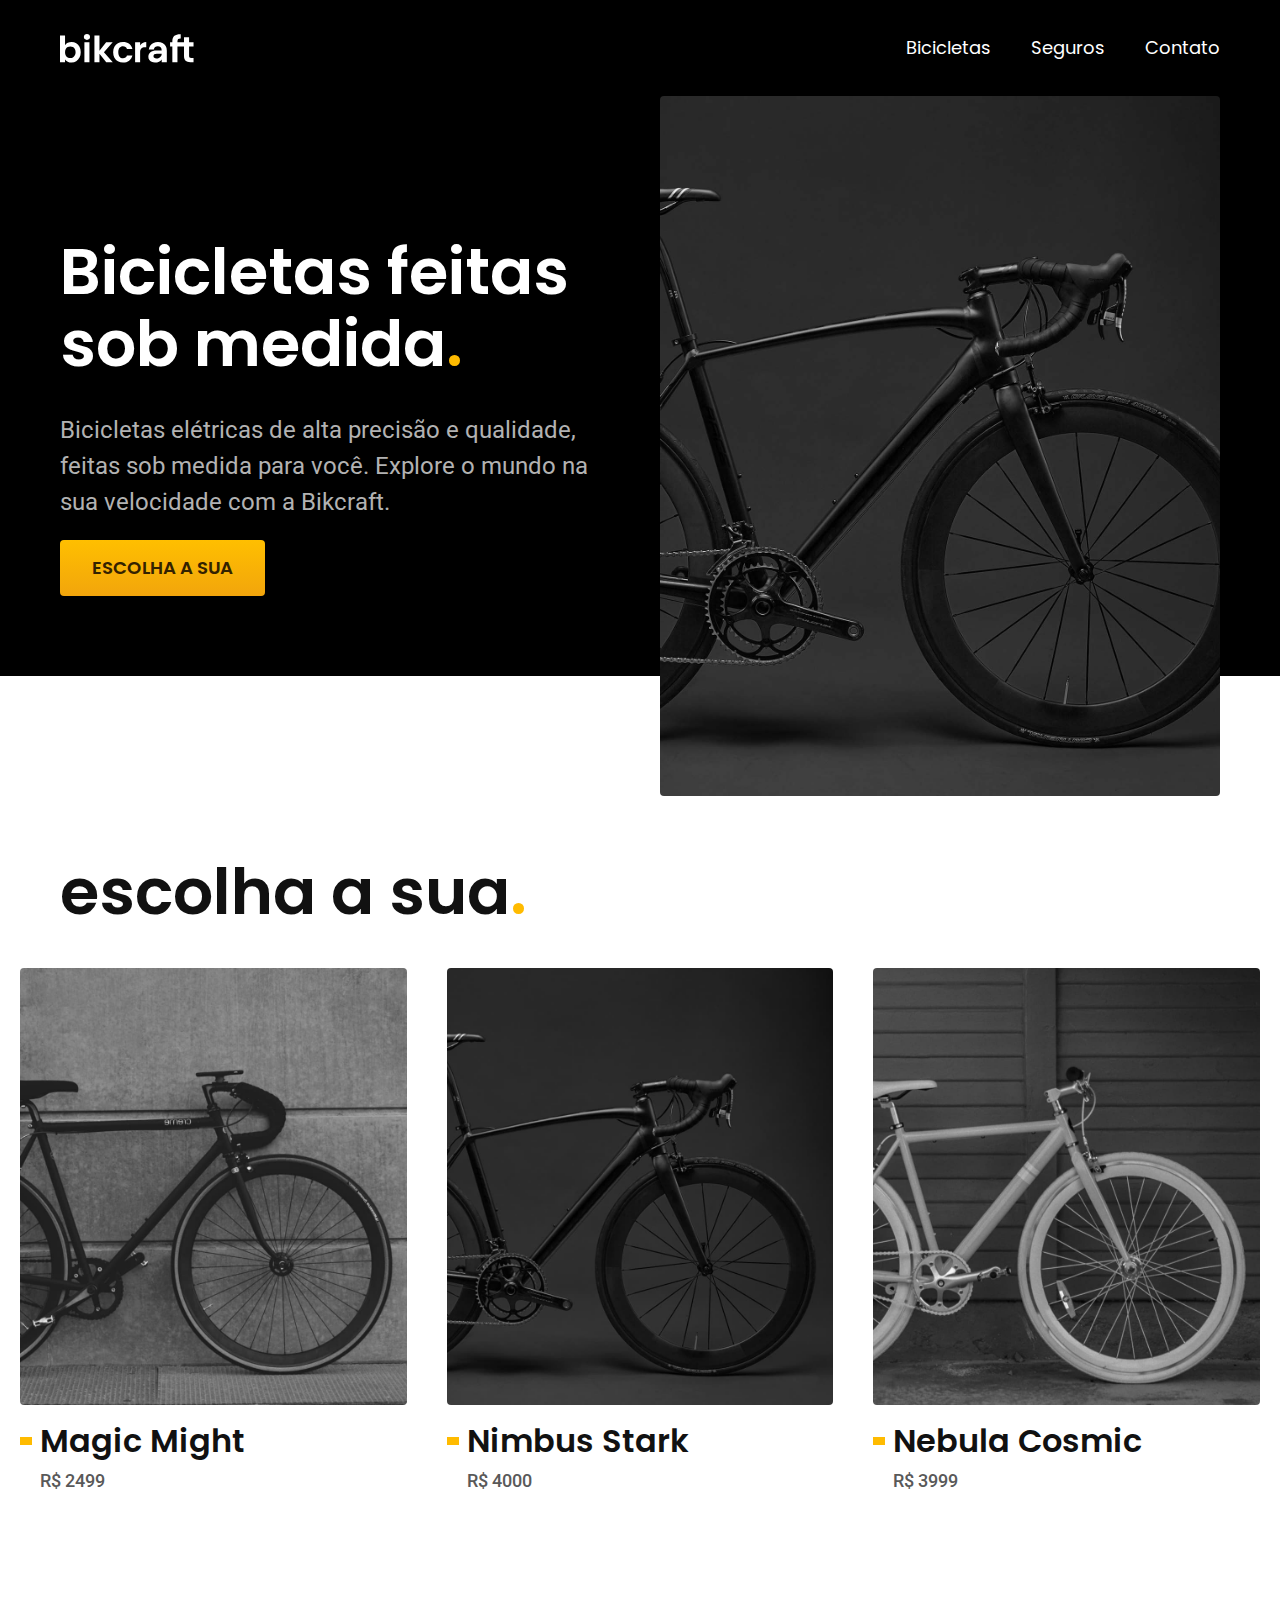
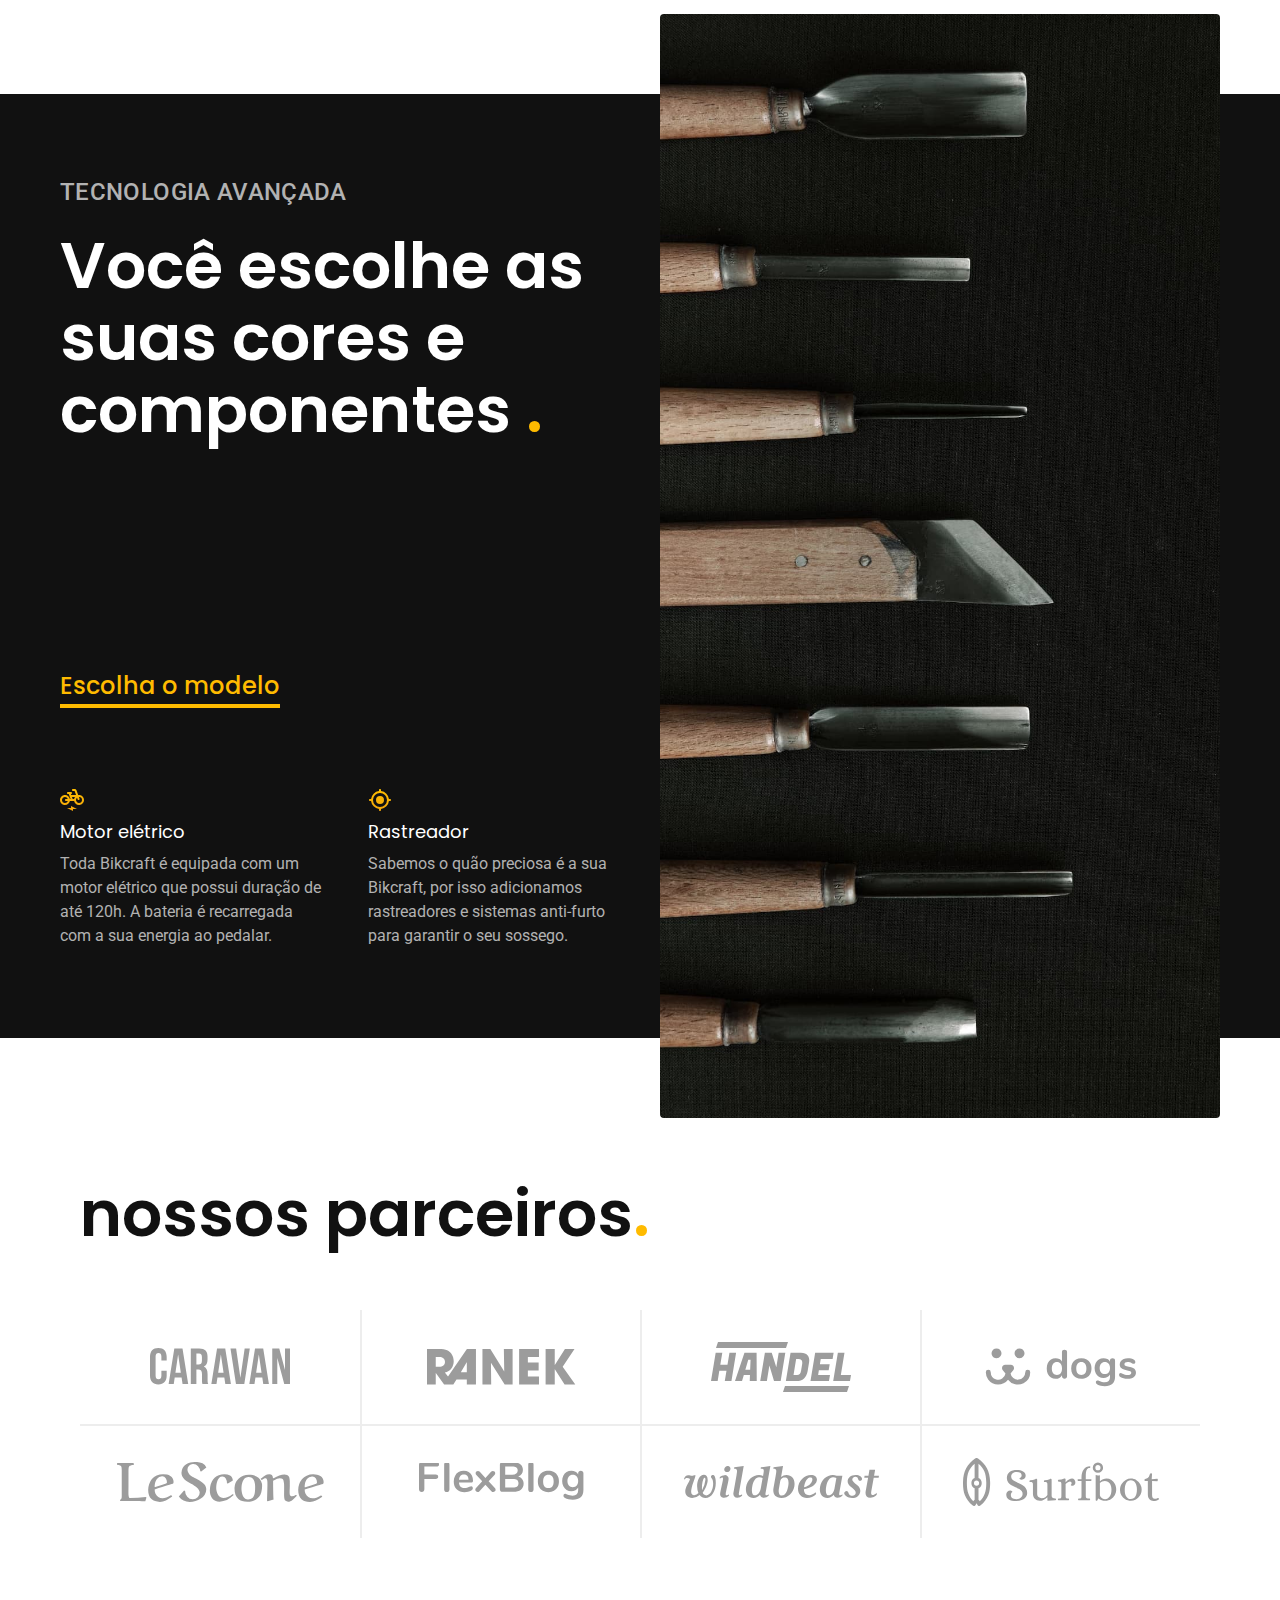
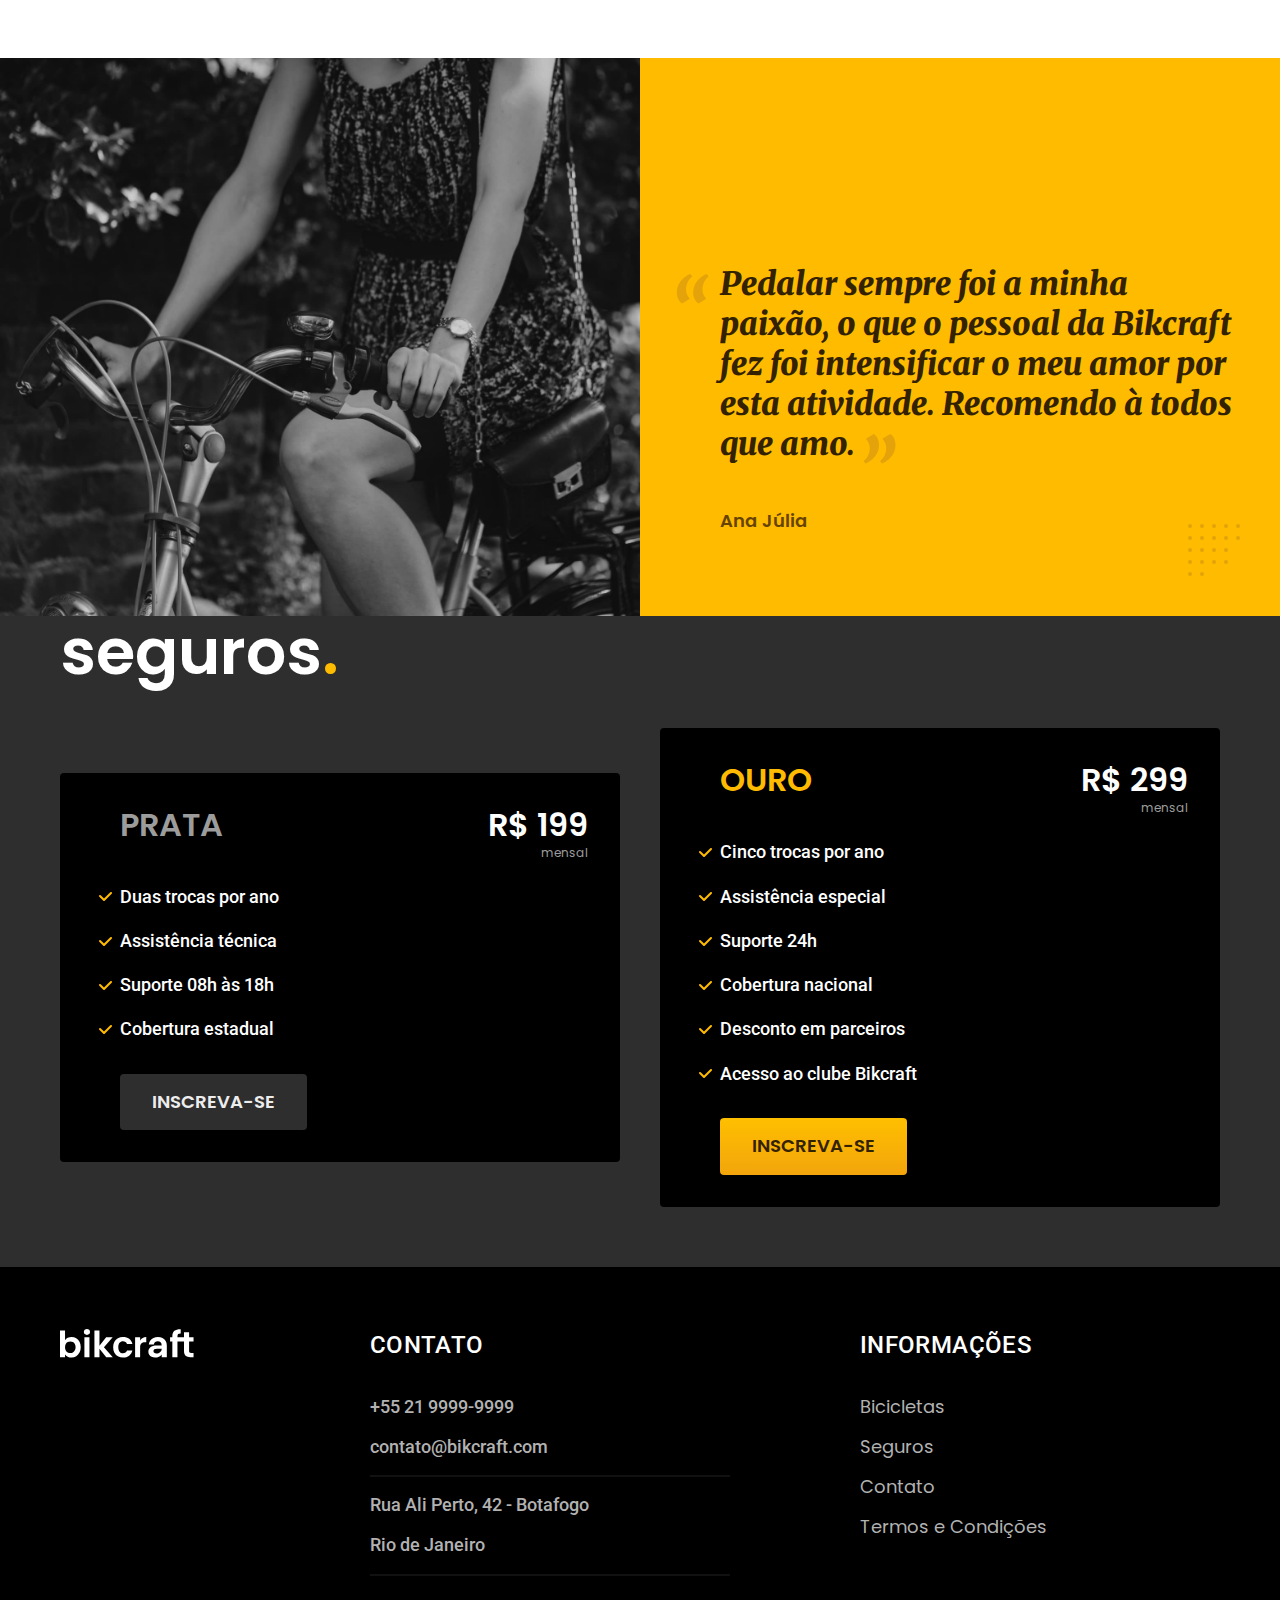
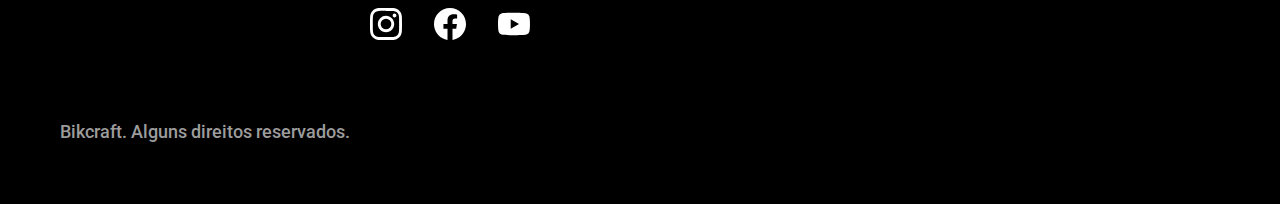
<file: index.html>
<!DOCTYPE html>
<html lang="pt-br">

<head>
  <meta charset="UTF-8">
  <meta name="viewport" content="width=device-width, initial-scale=1.0">

  <title>Bikcraft - Bicicletas Elétricas</title>
  <meta name="description" content="Bicicletas elétricas de alta precisão e qualidade,  feitas sob medida para o cliente. Explore o mundo na sua velocidade com a Bikcraft.">

  <link rel="icon" href="/favicon.svg" type="image/svg+xml">
  <link rel="preload" href="/css/style.min.css" as="style">
  <link rel="stylesheet" href="/css/style.min.css">

  <link rel="preconnect" href="https://fonts.googleapis.com">
  <link rel="preconnect" href="https://fonts.gstatic.com" crossorigin>
  <link href="https://fonts.googleapis.com/css2?family=Poppins:wght@400;600&family=Roboto:wght@400;500&display=swap" rel="stylesheet">
  <link rel="preconnect" href="https://fonts.googleapis.com">
  <link rel="preconnect" href="https://fonts.gstatic.com" crossorigin>
  <link href="https://fonts.googleapis.com/css2?family=Merriweather:ital,wght@1,900&display=swap" rel="stylesheet">

  <script>document.documentElement.classList.add('js')</script>
</head>

<body>
  <header class="header-bg">
    <div class="header container">
      <a href="./">
        <img src="/img/bikcraft.svg" width="136" height="32" alt="Bikcraft">
      </a>

      <nav aria-label="primaria">
        <ul class="header-menu font-1-m cor-0">
          <li><a href="/bicicletas.html">Bicicletas</a></li>
          <li><a href="/seguros.html">Seguros</a></li>
          <li><a href="/contato.html">Contato</a></li>
        </ul>
      </nav>
    </div>
  </header>

  <main class="introducao-bg">
    <div class="introducao container">
      <div class="introducao-conteudo">
        <h1 class="font-1-xxl cor-0 fadeInDown " data-anime="200">Bicicletas feitas sob medida<span class="cor-p1">.</span></h1>
        <p class="font-2-l cor-5 fadeInDown " data-anime="400">Bicicletas elétricas de alta precisão e qualidade, feitas sob medida para você. Explore o mundo na sua velocidade com a Bikcraft.</p>
        <a class="botao fadeInDown " data-anime="600" href="/bicicletas.html">Escolha a sua</a>
      </div>
      <picture data-anime="800" class="fadeInDown ">
        <source media="(max-width:800px)" srcset="/img/bicicletas/nimbus.jpg">
        <img src="/img/introducao/introducao.jpg" width="1280" height="1600" alt="Bicicleta elétrica preta.">
      </picture>
    </div>
  </main>

  <article class="bicicletas-lista">
    <h2 class="font-1-xxl container ">escolha a sua<span class="cor-p1">.</span></h2>

    <ul>
      <li>
        <a href="/bicicletas/magic.html">
          <img src="/img/bicicletas/magic-home.jpg" alt="Bicicleta preta">
          <h3 class="font-1-xl">Magic Might</h3>
          <span class="font-2-m cor-8">R$ 2499</span>
        </a>
      </li>

      <li>
        <a href="/bicicletas/nimbus.html">
          <img src="/img/bicicletas/nimbus-home.jpg" alt="Bicicleta preta">
          <h3 class="font-1-xl">Nimbus Stark</h3>
          <span class="font-2-m cor-8">R$ 4000</span>
        </a>
      </li>

      <li>
        <a href="/bicicletas/nebula.html">
          <img src="/img/bicicletas/nebula-home.jpg" alt="Bicicleta preta">
          <h3 class="font-1-xl">Nebula Cosmic</h3>
          <span class="font-2-m cor-8">R$ 3999</span>
        </a>
      </li>
    </ul>
  </article>

  <article class="tecnologia-bg">
    <div class="tecnologia container">
      <div class="tecnologia-conteudo">
        <span class="font-2-l-b cor-5">Tecnologia Avançada</span>
        <h2 class="font-1-xxl cor-0">Você escolhe as suas cores e componentes <span class="cor-p1">.</span></h2>
        <p class="font-2-l cor 5">Cada Bikcraft é única e possui a sua identidade. As medidas serão exatas para seu corpo e altura, garantindo maior conforto e ergonomia na sua pedalada. Você pode também personalizar completamente as suas cores.</p>
        <a class="link" href="/bicicletas.html">Escolha o modelo</a>
        <div class="tecnologia-vantagens">
          <div>
            <img src="/img/icones/eletrica.svg" width="24" height="24" alt="">
            <h3 class="font-1-m cor-0">Motor elétrico</h3>
            <p class="font-2-s cor-5">Toda Bikcraft é equipada com um motor elétrico que possui duração de até 120h. A bateria é recarregada com a sua energia ao pedalar.</p>
          </div>

          <div>
            <img src="/img/icones/rastreador.svg" width="24" height="24" alt="">
            <h3 class="font-1-m cor-0">Rastreador</h3>
            <p class="font-2-s cor-5">Sabemos o quão preciosa é a sua Bikcraft, por isso adicionamos rastreadores e sistemas anti-furto para garantir o seu sossego.</p>
          </div>
        </div>
      </div>
      <div class="tecnologia-img">
        <img src="/img/tecnologia/tecnologia.jpg" width="1200" height="1920" alt="">
      </div>
    </div>
  </article>

  <section class="parceiros" aria-label="Nossos Parceiros">
    <h2 class="font-1-xxl container ">nossos parceiros<span class="cor-p1">.</span></h2>

    <ul>
      <li><img src="/img/parceiros/caravan.svg" width="140" height="38" alt="caravan"></li>
      <li><img src="/img/parceiros/ranek.svg" width="149" height="36" alt="ranek"></li>
      <li><img src="/img/parceiros/handel.svg" width="140" height="50" alt="handel"></li>
      <li><img src="/img/parceiros/dogs.svg" width="152" height="39" alt="dogs"></li>
      <li><img src="/img/parceiros/lescone.svg" width="208" height="41" alt="lescone"></li>
      <li><img src="/img/parceiros/flexblog.svg" width="165" height="38" alt="flexblog"></li>
      <li><img src="/img/parceiros/wildbeast.svg" width="195" height="34" alt="wildbeast"></li>
      <li><img src="/img/parceiros/surfbot.svg" width="196" height="49" alt="caravan"></li>
    </ul>
  </section>

  <section class="depoimento" aria-label="Depoimento">
    <div>
      <img src="/img/depoimento/depoimento.jpg" width="1560" height="1360" alt="Pessoa pedalando uma bicicleta Bikcraft">
    </div>
    <div class="depoimento-conteudo">
      <blockquote class="font-1-xl cor-p5">
        <p>Pedalar sempre foi a minha paixão, o que o pessoal da Bikcraft fez foi intensificar o meu amor por esta atividade. Recomendo à todos que amo.</p>
        <span class="font-1-m-b cor-p4">Ana Júlia</span>
      </blockquote>
    </div>
  </section>

  <article class="seguros-bg">
    <div class="seguros container">
      <h2 class="font-1-xxl cor-0">seguros<span class="cor-p1">.</span></h2>
      <div class="seguros-item">
        <h3 class="font-1-xl cor-6">PRATA</h3>
        <span class="font-1-xl cor-0">R$ 199 <span class="font-1-xs cor-6">mensal</span></span>
        <ul class="font-2-m cor-0">
          <li>Duas trocas por ano</li>
          <li>Assistência técnica</li>
          <li>Suporte 08h às 18h</li>
          <li>Cobertura estadual</li>
        </ul>
        <a class="botao secundario" href="./orcamento.html">Inscreva-se</a>
      </div>

      <div class="seguros-item">
        <h3 class="font-1-xl cor-p1">OURO</h3>
        <span class="font-1-xl cor-0">R$ 299 <span class="font-1-xs cor-6">mensal</span></span>
        <ul class="font-2-m cor-0">
          <li>Cinco trocas por ano</li>
          <li>Assistência especial</li>
          <li>Suporte 24h</li>
          <li>Cobertura nacional</li>
          <li>Desconto em parceiros</li>
          <li>Acesso ao clube Bikcraft</li>
        </ul>
        <a class="botao" href="./orcamento.html">Inscreva-se</a>
  </article>


  <footer class="footer-bg">
    <div class="footer container">
      <img src="/img/bikcraft.svg" width="136" height="32" alt="Bikcraft">
      <div class="footer-contato">
        <h3 class="font-2-l-b cor-0">Contato</h3>
        <ul class="cor-5 font-2-m">
          <li><a href="tel:+552199999999">+55 21 9999-9999</a></li>
          <li><a href="mailto:contato@bikcraft.com">contato@bikcraft.com</a></li>
          <li>Rua Ali Perto, 42 - Botafogo</li>
          <li>Rio de Janeiro</li>
        </ul>
        <div class="footer-redes">
          <a href="./">
            <img src="/img/redes/instagram.svg" width="32" height="32" alt="Instagram">
          </a>
          <a href="./">
            <img src="/img/redes/facebook.svg" width="32" height="32" alt="Facebook">
          </a>
          <a href="./">
            <img src="/img/redes/youtube.svg" width="32" height="32" alt="Youtube">
          </a>
        </div>
      </div>
      <div class="footer-informacoes">
        <h3 class="font-2-l-b cor-0">Informações</h3>
        <nav>
          <ul class="font-1-m cor-5">
            <li><a href="/bicicletas.html">Bicicletas</a></li>
            <li><a href="/seguros.html">Seguros</a></li>
            <li><a href="/contato.html">Contato</a></li>
            <li><a href="/termos.html"></a>Termos e Condições</li>
          </ul>
        </nav>
      </div>
      <p class="footer-copy font-2-m cor-6">Bikcraft. Alguns direitos reservados. </p>
    </div>
  </footer>

  <script src="/js/simple-anime.js"></script>
  <script src=" /js/script.js"></script>
</body>

</html>
</file>
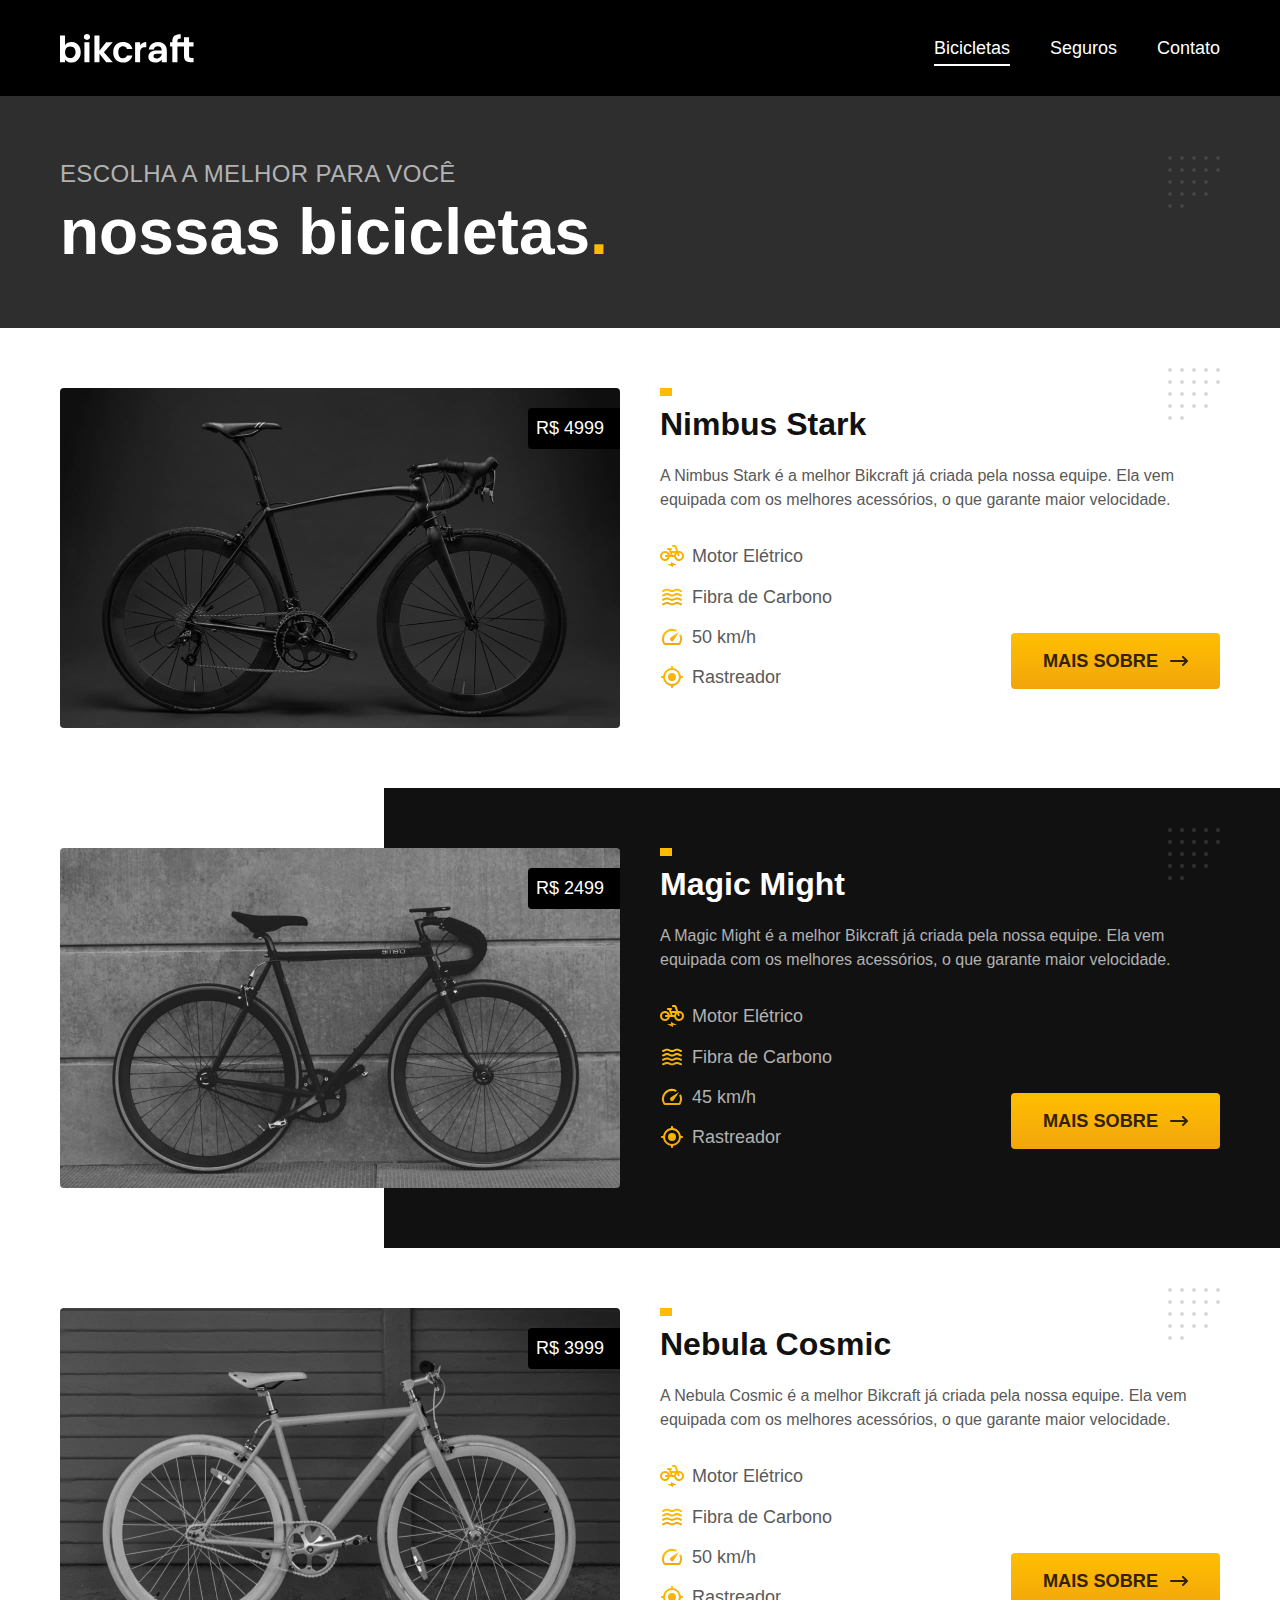
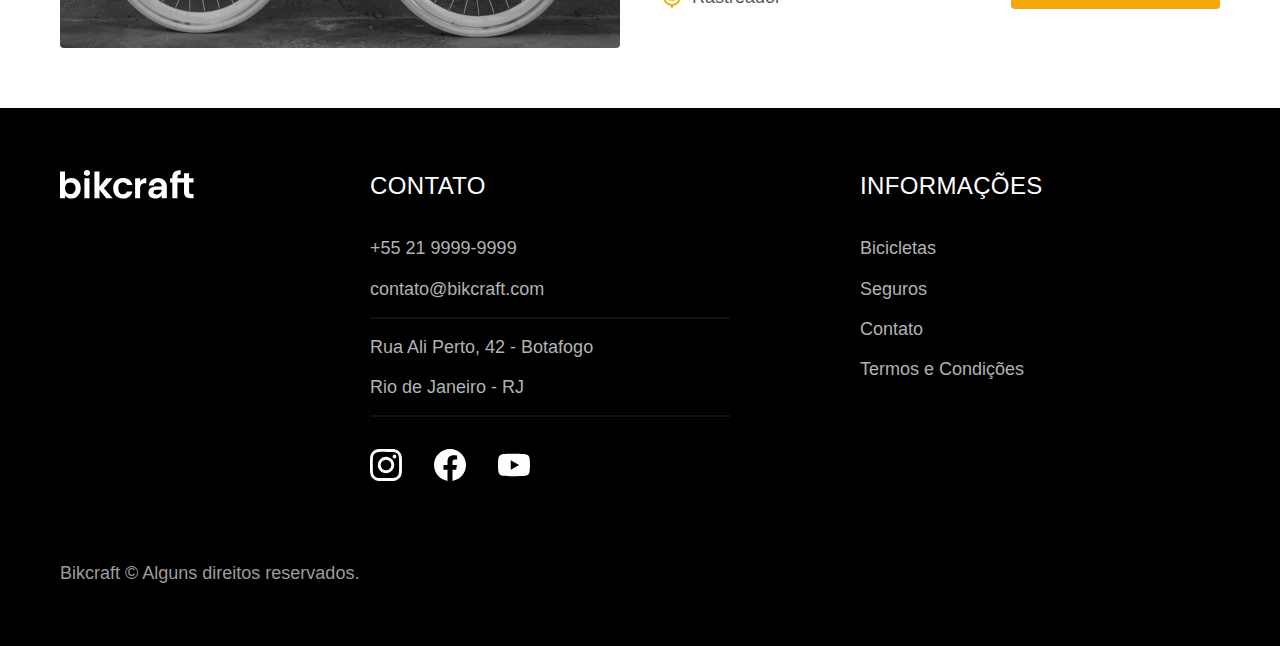
<file: bicicletas.html>
<!DOCTYPE html>
<html lang="pt-br">

<head>
  <meta charset="UTF-8">
  <meta name="viewport" content="width=device-width, initial-scale=1.0">

  <title>Bicicletas | Bikcraft</title>
  <meta name="description" content="Bicicletas">
  <link rel="icon" href="/favicon.svg" type="image/svg+xml">
  <link rel="stylesheet" href="./css/style.min.css">
  <script>document.documentElement.classList.add('js')</script>
</head>

<body id="bicicletas">
  <header class="header-bg">
    <div class="header container">
      <a href="./">
        <img src="./img/bikcraft.svg" alt="Bikcraft">
      </a>

      <nav aria-label="primaria">
        <ul class="header-menu font-1-m cor-0">
          <li><a href="./bicicletas.html">Bicicletas</a></li>
          <li><a href="./seguros.html">Seguros</a></li>
          <li><a href="./contato.html">Contato</a></li>
        </ul>
      </nav>
    </div>
  </header>

  <main>
    <div class="titulo-bg">
      <div class="titulo container">
        <p class="font-2-l-b cor-5">Escolha a melhor para você</p>
        <h1 class="font-1-xxl cor-0">nossas bicicletas<span class="cor-p1">.</span></h1>
      </div>
    </div>

    <div class="bicicletas container">
      <div class="bicicletas-imagem">
        <img src="./img/bicicletas/nimbus.jpg" alt="Bicicleta preta">
        <span class="font-2-m cor-0">R$ 4999</span>
      </div>
      <div class="bicicletas-conteudo">
        <h2 class="font-1-xl">Nimbus Stark</h2>
        <p class="font-2-s cor-8">A Nimbus Stark é a melhor Bikcraft já criada pela nossa equipe. Ela vem equipada com os melhores acessórios, o que garante maior velocidade.</p>
        <ul class="font-1-m cor-8">
          <li>
            <img src="./img/icones/eletrica.svg" alt="">
            Motor Elétrico
          </li>
          <li>
            <img src="./img/icones/carbono.svg" alt="">
            Fibra de Carbono
          </li>
          <li>
            <img src="./img/icones/velocidade.svg" alt="">
            50 km/h
          </li>
          <li>
            <img src="./img/icones/rastreador.svg" alt="">
            Rastreador
          </li>
        </ul>
        <a class="botao seta" href="./bicicletas/nimbus.html">Mais Sobre</a>
      </div>
    </div>

    <div class="bicicletas-bg">
      <div class="bicicletas container">
        <div class="bicicletas-imagem">
          <img src="./img/bicicletas/magic.jpg" alt="Bicicleta preta">
          <span class="font-2-m cor-0">R$ 2499</span>
        </div>
        <div class="bicicletas-conteudo">
          <h2 class="font-1-xl cor-0">Magic Might</h2>
          <p class="font-2-s cor-5">A Magic Might é a melhor Bikcraft já criada pela nossa equipe. Ela vem equipada com os melhores acessórios, o que garante maior velocidade.</p>
          <ul class="font-1-m cor-5">
            <li>
              <img src="./img/icones/eletrica.svg" alt="">
              Motor Elétrico
            </li>
            <li>
              <img src="./img/icones/carbono.svg" alt="">
              Fibra de Carbono
            </li>
            <li>
              <img src="./img/icones/velocidade.svg" alt="">
              45 km/h
            </li>
            <li>
              <img src="./img/icones/rastreador.svg" alt="">
              Rastreador
            </li>
          </ul>
          <a class="botao seta" href="./bicicletas/magic.html">Mais Sobre</a>
        </div>
      </div>
    </div>

    <div class="bicicletas container">
      <div class="bicicletas-imagem">
        <img src="./img/bicicletas/nebula.jpg" alt="Bicicleta preta">
        <span class="font-2-m cor-0">R$ 3999</span>
      </div>
      <div class="bicicletas-conteudo">
        <h2 class="font-1-xl">Nebula Cosmic</h2>
        <p class="font-2-s cor-8">A Nebula Cosmic é a melhor Bikcraft já criada pela nossa equipe. Ela vem equipada com os melhores acessórios, o que garante maior velocidade.</p>
        <ul class="font-1-m cor-8">
          <li>
            <img src="./img/icones/eletrica.svg" alt="">
            Motor Elétrico
          </li>
          <li>
            <img src="./img/icones/carbono.svg" alt="">
            Fibra de Carbono
          </li>
          <li>
            <img src="./img/icones/velocidade.svg" alt="">
            50 km/h
          </li>
          <li>
            <img src="./img/icones/rastreador.svg" alt="">
            Rastreador
          </li>
        </ul>
        <a class="botao seta" href="./bicicletas/nebula.html">Mais Sobre</a>
      </div>
    </div>

  </main>

  <footer class="footer-bg">
    <div class="footer container">
      <img src="./img/bikcraft.svg" alt="Bikcraft">
      <div class="footer-contato">
        <h3 class="font-2-l-b cor-0">Contato</h3>
        <ul class="font-2-m cor-5">
          <li><a href="tel:+552199999999">+55 21 9999-9999</a></li>
          <li><a href="mailto:contato@bikcraft.com">contato@bikcraft.com</a></li>
          <li>Rua Ali Perto, 42 - Botafogo</li>
          <li>Rio de Janeiro - RJ</li>
        </ul>
        <div class="footer-redes">
          <a href="./">
            <img src="./img/redes/instagram.svg" alt="Instagram">
          </a>
          <a href="./">
            <img src="./img/redes/facebook.svg" alt="Facebook">
          </a>
          <a href="./">
            <img src="./img/redes/youtube.svg" alt="Youtube">
          </a>
        </div>
      </div>
      <div class="footer-informacoes">
        <h3 class="font-2-l-b cor-0">Informações</h3>
        <nav>
          <ul class="font-1-m cor-5">
            <li><a href="./bicicletas.html">Bicicletas</a></li>
            <li><a href="./seguros.html">Seguros</a></li>
            <li><a href="./contato.html">Contato</a></li>
            <li><a href="./termos.html">Termos e Condições</a></li>
          </ul>
        </nav>
      </div>
      <p class="footer-copy font-2-m cor-6">Bikcraft © Alguns direitos reservados.</p>
    </div>
  </footer>
  <script src="/js/script.js"></script>
</body>

</html>
</file>
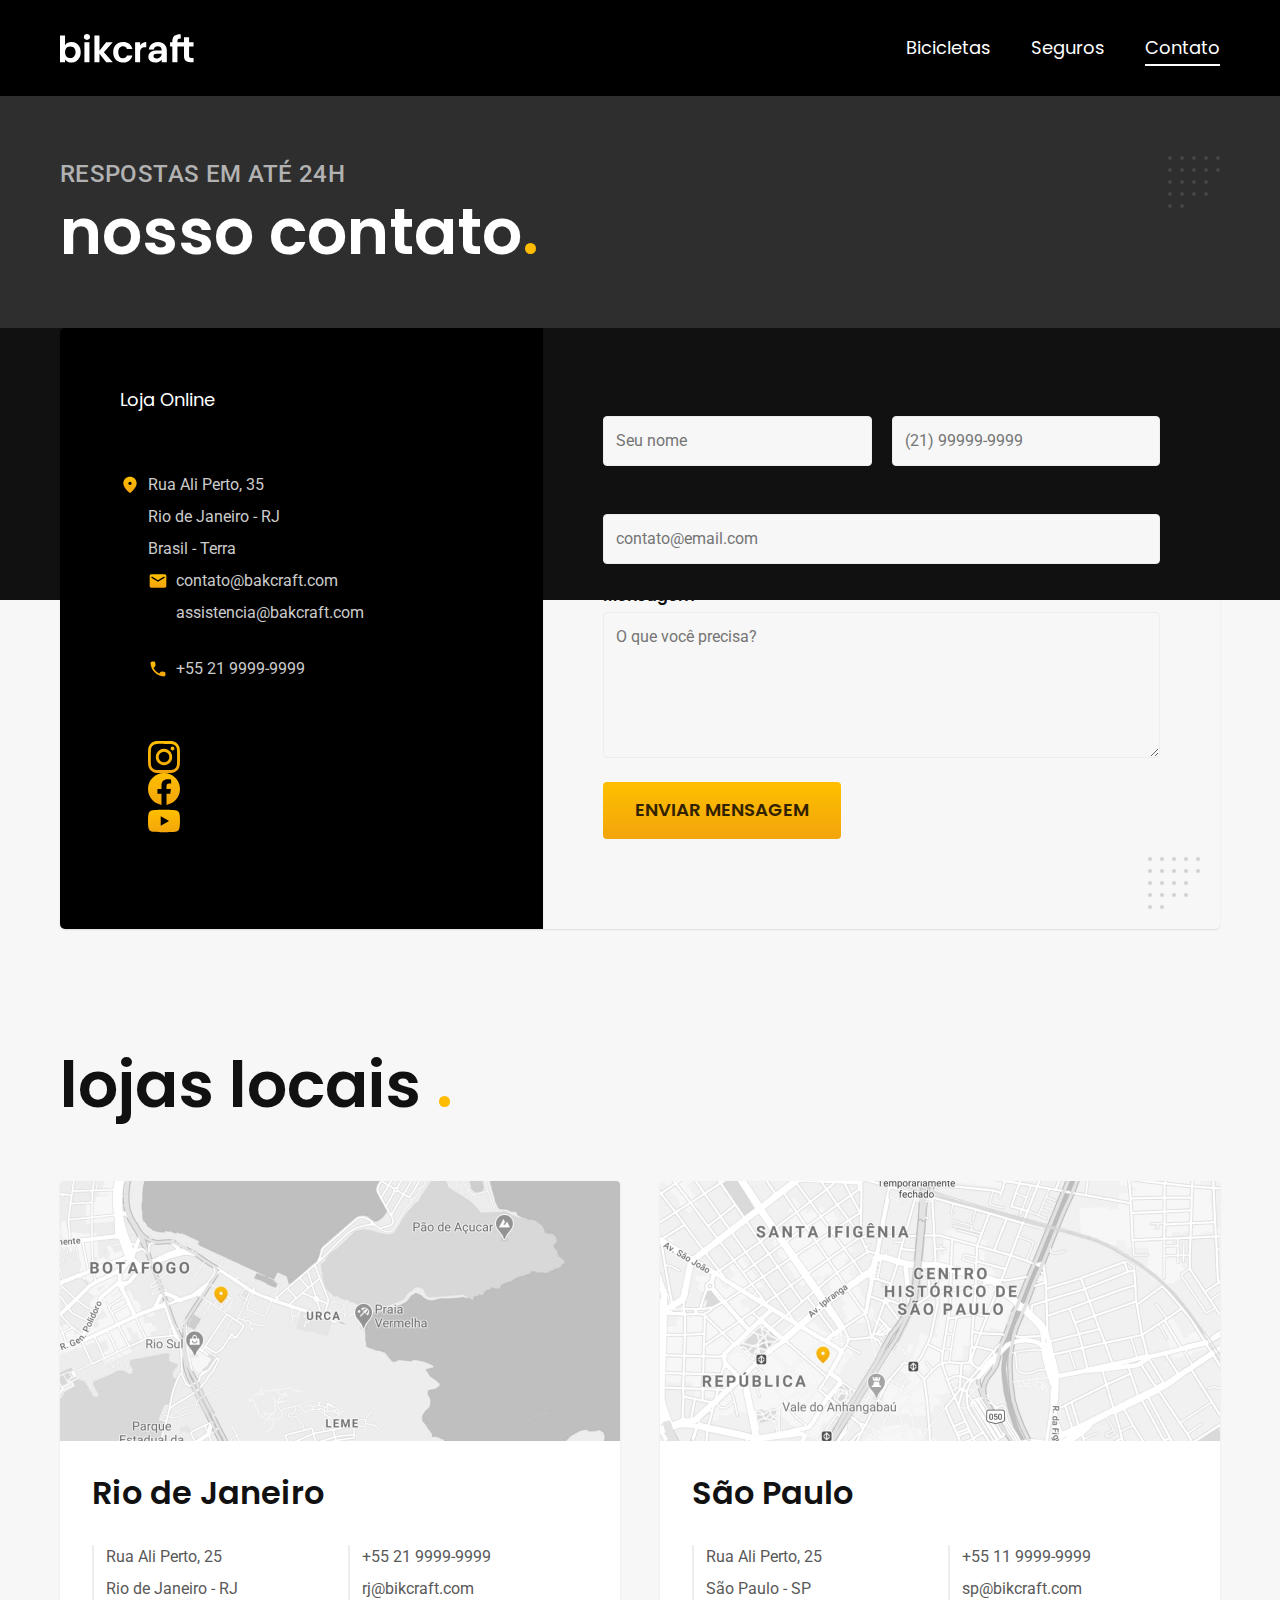
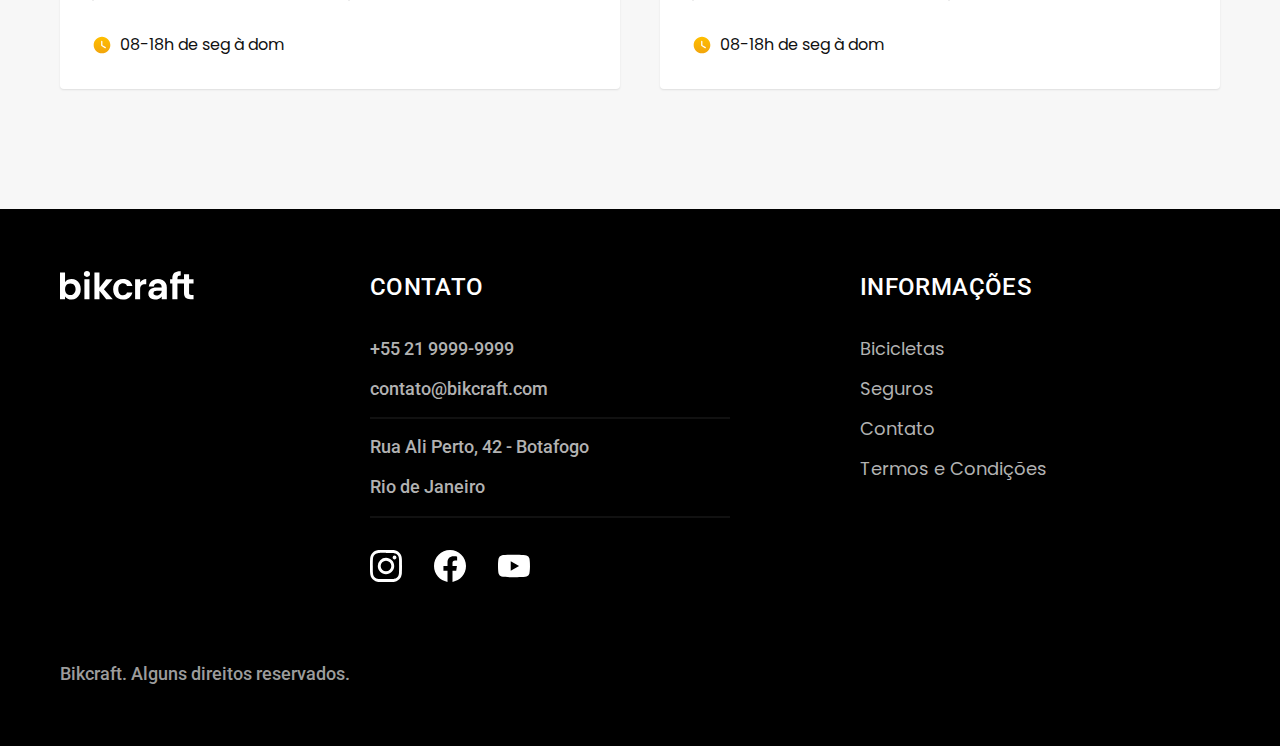
<file: contato.html>
<!DOCTYPE html>
<html lang="pt-br">

<head>
  <meta charset="UTF-8">
  <meta name="viewport" content="width=device-width, initial-scale=1.0">

  <title>Contato - Bikcraft</title>
  <meta name="description" content="Contato.">

  <link rel="icon" href="/favicon.svg" type="image/svg+xml">
  <link rel="preload" href="/css/style.min.css" as="style">
  <link rel="stylesheet" href="/css/style.min.css">

  <link rel="preconnect" href="https://fonts.googleapis.com">
  <link rel="preconnect" href="https://fonts.gstatic.com" crossorigin>
  <link href="https://fonts.googleapis.com/css2?family=Poppins:wght@400;600&family=Roboto:wght@400;500&display=swap" rel="stylesheet">
  <link rel="preconnect" href="https://fonts.googleapis.com">
  <link rel="preconnect" href="https://fonts.gstatic.com" crossorigin>
  <link href="https://fonts.googleapis.com/css2?family=Merriweather:ital,wght@1,900&display=swap" rel="stylesheet">
  <script>document.documentElement.classList.add('js')</script>
</head>

<body id="contato">
  <header class="header-bg">
    <div class="header container">
      <a href="./">
        <img src="/img/bikcraft.svg" alt="Bikcraft">
      </a>

      <nav aria-label="primaria">
        <ul class="header-menu font-1-m cor-0">
          <li><a href="/bicicletas.html">Bicicletas</a></li>
          <li><a href="/seguros.html">Seguros</a></li>
          <li><a href="/contato.html">Contato</a></li>
        </ul>
      </nav>
    </div>
  </header>

  <main>
    <div class="titulo-bg">
      <div class="titulo container">
        <p class="font-2-l-b cor-5">Respostas em até 24h</p>
        <h1 class="font-1-xxl cor-0">nosso contato<span class="cor-p1">.</span></h1>
      </div>
    </div>

    <div class="contato container">
      <section class="contato-dados" aria-label="Endereço">
        <h2 class="font-1-m cor-0">Loja Online</h2>
        <div class="contato-endereco font-2-s cor-4">
          <p>Rua Ali Perto, 35</p>
          <p>Rio de Janeiro - RJ</p>
          <P>Brasil - Terra</P>
          <address class="contato-meios font-2-s cor-4">
            <a href="mailto:contato@bakcraft.com">contato@bakcraft.com</a>
            <a href="mailto:assistencia@bakcraft.com">assistencia@bakcraft.com</a>
            <a href="tel:+552199999999">+55 21 9999-9999</a>
          </address>
          <div class="contato-redes"></div>
          <a href="./">
            <img src="/img/redes/instagram-p.svg" alt="Instagram">
          </a>
          <a href="./">
            <img src="/img/redes/facebook-p.svg" alt="Facebook">
          </a>
          <a href="./">
            <img src="/img/redes/youtube-p.svg" alt="Youtube">
          </a>
        </div>
      </section>
      <section class="contato-formulario" aria-label="Formulário">
        <form class="form" action="/contato.html">
          <div>
            <label for="nome">Nome</label>
            <input type="text" id="nome" name="nome" placeholder="Seu nome">
          </div>
          <div>
            <label for="telefone">Telefone</label>
            <input type="text" id="telefone" name="telefone" placeholder="(21) 99999-9999">
          </div>
          <div class="col-2">
            <label for="email">Email</label>
            <input type="text" id="email" name="email" placeholder="contato@email.com">
          </div>
          <div class="col-2">
            <label for="mensagem">Mensagem</label>
            <textarea rows="5" id="mensagem" name="mensagem" placeholder="O que você precisa?"></textarea>
          </div>

          <button class="botao col-2">Enviar Mensagem</button>
        </form>
      </section>
    </div>
  </main>

  <article class="lojas container">
    <h2 class="font-1-xxl">lojas locais <span class="cor-p1">.</span> </h2>
    <div class="lojas-item">
      <img src="/img/lojas/rj.jpg" alt="mapa marcando o endereço em Rua Ali Perto, 25 - Rio de Janeiro - RJ">
      <div class="lojas-conteudo">
        <h3 class="font-1-xl">Rio de Janeiro</h3>
        <div class="lojas-dados font-2-s cor-8">
          <p>Rua Ali Perto, 25</p>
          <p>Rio de Janeiro - RJ</p>
        </div>
        <div class="lojas-dados font-2-s cor-8">
          <a href="tel:+552199999999">+55 21 9999-9999</a>
          <a href="mailto:rj@bikcraft.com">rj@bikcraft.com</a>
        </div>
        <p class="lojas-tempo font-1-s"><img src="/img/icones/horario.svg" alt="">08-18h de seg à dom</p>
      </div>
    </div>

    <div class="lojas-item">
      <img src="/img/lojas/sp.jpg" alt="mapa marcando o endereço em Rua Ali Perto, 25 - São Paulo - SP">
      <div class="lojas-conteudo">
        <h3 class="font-1-xl">São Paulo</h3>
        <div class="lojas-dados font-2-s cor-8">
          <p>Rua Ali Perto, 25</p>
          <p>São Paulo - SP</p>
        </div>
        <div class="lojas-dados font-2-s cor-8">
          <a href="tel:+552199999999">+55 11 9999-9999</a>
          <a href="mailto:sp@bikcraft.com">sp@bikcraft.com</a>
        </div>
        <p class="lojas-tempo font-1-s"><img src="/img/icones/horario.svg" alt="">08-18h de seg à dom</p>
      </div>
    </div>

  </article>

  <footer class="footer-bg">
    <div class="footer container">
      <img src="/img/bikcraft.svg" alt="Bikcraft">
      <div class="footer-contato">
        <h3 class="font-2-l-b cor-0">Contato</h3>
        <ul class="cor-5 font-2-m">
          <li><a href="tel:+552199999999">+55 21 9999-9999</a></li>
          <li><a href="mailto:contato@bikcraft.com">contato@bikcraft.com</a></li>
          <li>Rua Ali Perto, 42 - Botafogo</li>
          <li>Rio de Janeiro</li>
        </ul>
        <div class="footer-redes">
          <a href="./">
            <img src="/img/redes/instagram.svg" alt="Instagram">
          </a>
          <a href="./">
            <img src="/img/redes/facebook.svg" alt="Facebook">
          </a>
          <a href="./">
            <img src="/img/redes/youtube.svg" alt="Youtube">
          </a>
        </div>
      </div>
      <div class="footer-informacoes">
        <h3 class="font-2-l-b cor-0">Informações</h3>
        <nav>
          <ul class="font-1-m cor-5">
            <li><a href="/bicicletas.html">Bicicletas</a></li>
            <li><a href="/seguros.html">Seguros</a></li>
            <li><a href="/contato.html">Contato</a></li>
            <li><a href="/termos.html"></a>Termos e Condições</li>
          </ul>
        </nav>
      </div>
      <p class="footer-copy font-2-m cor-6">Bikcraft. Alguns direitos reservados. </p>
    </div>
  </footer>


  <script src="/js/script.js"></script>
</body>

</html>
</file>
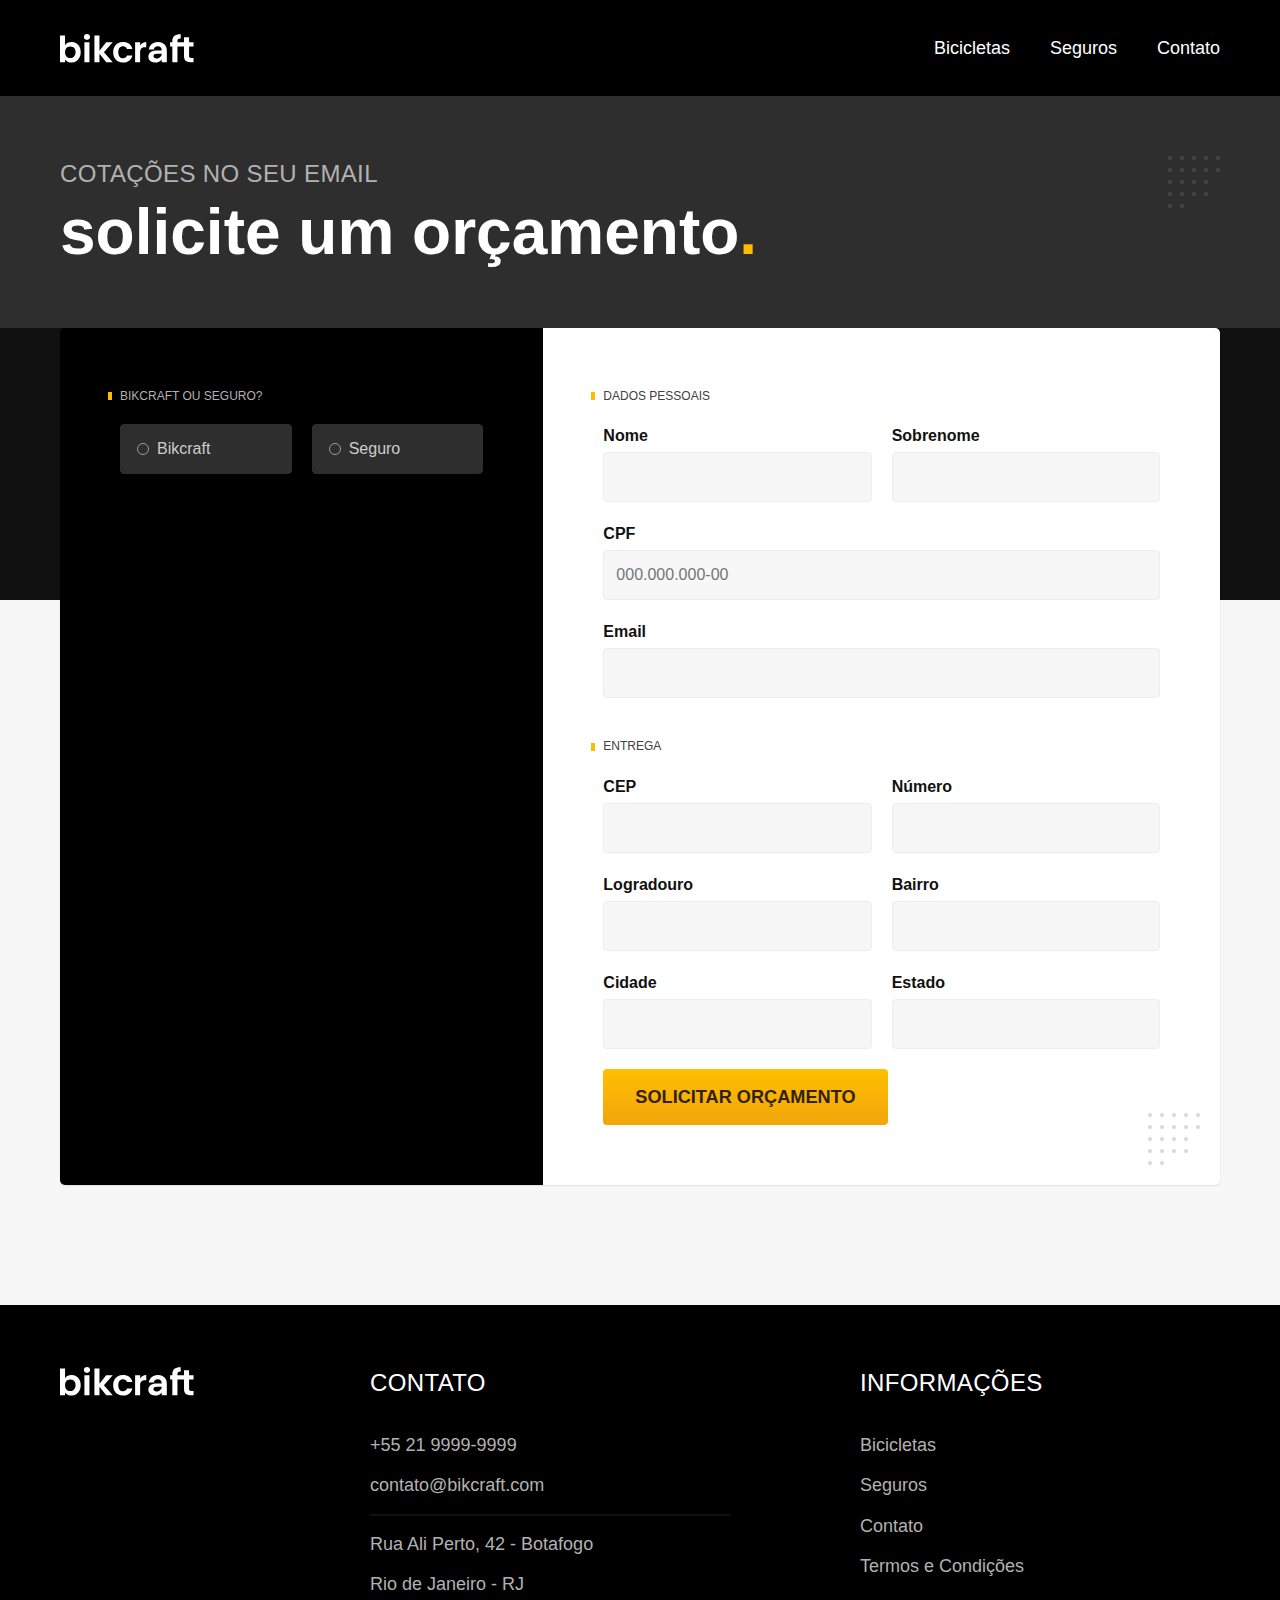
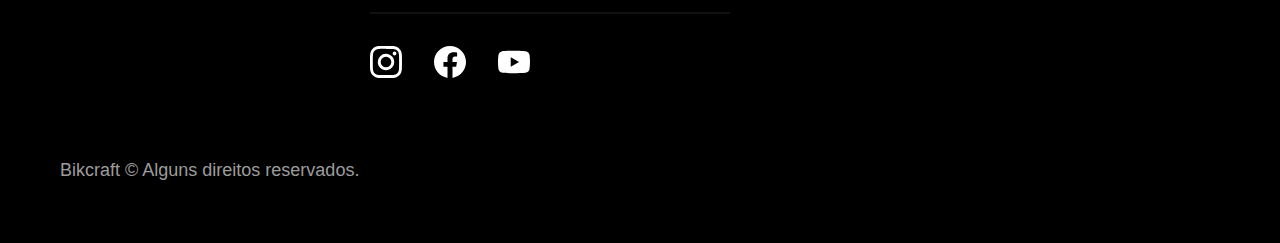
<file: orcamento.html>
<!DOCTYPE html>
<html lang="pt-br">

<head>
  <meta charset="UTF-8">
  <meta name="viewport" content="width=device-width, initial-scale=1.0">

  <title>Orçamento | Bikcraft</title>
  <meta name="description" content="Orçamento.">
  <link rel="icon" href="/favicon.svg" type="image/svg+xml">
  <link rel="stylesheet" href="./css/style.min.css">
  <script>document.documentElement.classList.add('js')</script>
</head>

<body id="orcamento">
  <header class="header-bg">
    <div class="header container">
      <a href="./">
        <img src="./img/bikcraft.svg" alt="Bikcraft">
      </a>

      <nav aria-label="primaria">
        <ul class="header-menu font-1-m cor-0">
          <li><a href="./bicicletas.html">Bicicletas</a></li>
          <li><a href="./seguros.html">Seguros</a></li>
          <li><a href="./contato.html">Contato</a></li>
        </ul>
      </nav>
    </div>
  </header>

  <main>
    <div class="titulo-bg">
      <div class="titulo container">
        <p class="font-2-l-b cor-5">Cotações no seu email</p>
        <h1 class="font-1-xxl cor-0">solicite um orçamento<span class="cor-p1">.</span></h1>
      </div>
    </div>

    <form class="orcamento container" action="./orcamento.html">
      <div class="orcamento-produto">
        <h2 class="font-1-xs cor-5">Bikcraft ou Seguro?</h2>

        <input type="radio" name="tipo" value="bikcraft" id="bikcraft">
        <label for="bikcraft">Bikcraft</label>

        <input type="radio" name="tipo" value="seguro" id="seguro">
        <label for="seguro">Seguro</label>

        <div class="orcamento-conteudo" id="orcamento-bikcraft">
          <h2 class="font-1-xs cor-5">Escolha a sua</h2>

          <input type="radio" name="produto" value="nimbus" id="nimbus">
          <label for="nimbus">Nimbus Stark <span>R$ 4999</span></label>
          <div class="orcamento-detalhes">
            <ul class="font-1-xs cor-8">
              <li><img src="./img/icones/eletrica.svg" alt=""> Motor Elétrico</li>
              <li><img src="./img/icones/carbono.svg" alt=""> Fibra de Carbono</li>
              <li><img src="./img/icones/velocidade.svg" alt=""> 50 km/h</li>
              <li><img src="./img/icones/rastreador.svg" alt=""> Rastreador</li>
            </ul>
            <img src="./img/bicicletas/nimbus.jpg" alt="Bicicleta preta">
          </div>

          <input type="radio" name="produto" value="magic" id="magic">
          <label for="magic">Magic Might <span>R$ 2499</span></label>
          <div class="orcamento-detalhes">
            <ul class="font-1-xs cor-8">
              <li><img src="./img/icones/eletrica.svg" alt=""> Motor Elétrico</li>
              <li><img src="./img/icones/carbono.svg" alt=""> Fibra de Carbono</li>
              <li><img src="./img/icones/velocidade.svg" alt=""> 45 km/h</li>
              <li><img src="./img/icones/rastreador.svg" alt=""> Rastreador</li>
            </ul>
            <img src="./img/bicicletas/magic.jpg" alt="Bicicleta preta">
          </div>

          <input type="radio" name="produto" value="nebula" id="nebula">
          <label for="nebula">Nebula Cosmic <span>R$ 3999</span></label>
          <div class="orcamento-detalhes">
            <ul class="font-1-xs cor-8">
              <li><img src="./img/icones/eletrica.svg" alt=""> Motor Elétrico</li>
              <li><img src="./img/icones/carbono.svg" alt=""> Fibra de Carbono</li>
              <li><img src="./img/icones/velocidade.svg" alt=""> 40 km/h</li>
              <li><img src="./img/icones/rastreador.svg" alt=""> Rastreador</li>
            </ul>
            <img src="./img/bicicletas/nebula.jpg" alt="Bicicleta branca">
          </div>

        </div>

        <div class="orcamento-conteudo" id="orcamento-seguro">
          <h2 class="font-1-xs cor-5">Escolha o plano</h2>

          <input type="radio" name="produto" value="prata" id="prata">
          <label for="prata">Prata <span>R$ 199</span></label>

          <input type="radio" name="produto" value="ouro" id="ouro">
          <label for="ouro">Ouro <span>R$ 299</span></label>
        </div>
      </div>
      <div class="orcamento-dados form">
        <h2 class="font-1-xs cor-9 col-2">dados pessoais</h2>
        <div>
          <label for="nome">Nome</label>
          <input type="text" id="nome" name="nome">
        </div>
        <div>
          <label for="sobrenome">Sobrenome</label>
          <input type="text" id="sobrenome" name="sobrenome">
        </div>
        <div class="col-2">
          <label for="cpf">CPF</label>
          <input type="text" id="cpf" name="cpf" placeholder="000.000.000-00">
        </div>
        <div class="col-2">
          <label for="email">Email</label>
          <input type="email" id="email" name="email">
        </div>
        <h2 class="font-1-xs cor-9 col-2">entrega</h2>
        <div>
          <label for="cep">CEP</label>
          <input type="text" id="cep" name="cep">
        </div>
        <div>
          <label for="numero">Número</label>
          <input type="text" id="numero" name="numero">
        </div>
        <div>
          <label for="logradouro">Logradouro</label>
          <input type="text" id="logradouro" name="logradouro">
        </div>
        <div>
          <label for="bairro">Bairro</label>
          <input type="text" id="bairro" name="bairro">
        </div>
        <div>
          <label for="cidade">Cidade</label>
          <input type="text" id="cidade" name="cidade">
        </div>
        <div>
          <label for="estado">Estado</label>
          <input type="text" id="estado" name="estado">
        </div>
        <button class="botao col-2">Solicitar Orçamento</button>
      </div>
    </form>
  </main>

  <footer class="footer-bg">
    <div class="footer container">
      <img src="./img/bikcraft.svg" alt="Bikcraft">
      <div class="footer-contato">
        <h3 class="font-2-l-b cor-0">Contato</h3>
        <ul class="font-2-m cor-5">
          <li><a href="tel:+552199999999">+55 21 9999-9999</a></li>
          <li><a href="mailto:contato@bikcraft.com">contato@bikcraft.com</a></li>
          <li>Rua Ali Perto, 42 - Botafogo</li>
          <li>Rio de Janeiro - RJ</li>
        </ul>
        <div class="footer-redes">
          <a href="./">
            <img src="./img/redes/instagram.svg" alt="Instagram">
          </a>
          <a href="./">
            <img src="./img/redes/facebook.svg" alt="Facebook">
          </a>
          <a href="./">
            <img src="./img/redes/youtube.svg" alt="Youtube">
          </a>
        </div>
      </div>
      <div class="footer-informacoes">
        <h3 class="font-2-l-b cor-0">Informações</h3>
        <nav>
          <ul class="font-1-m cor-5">
            <li><a href="./bicicletas.html">Bicicletas</a></li>
            <li><a href="./seguros.html">Seguros</a></li>
            <li><a href="./contato.html">Contato</a></li>
            <li><a href="./termos.html">Termos e Condições</a></li>
          </ul>
        </nav>
      </div>
      <p class="footer-copy font-2-m cor-6">Bikcraft © Alguns direitos reservados.</p>
    </div>
  </footer>
  <script src="/js/script.js"></script>
</body>

</html>
</file>
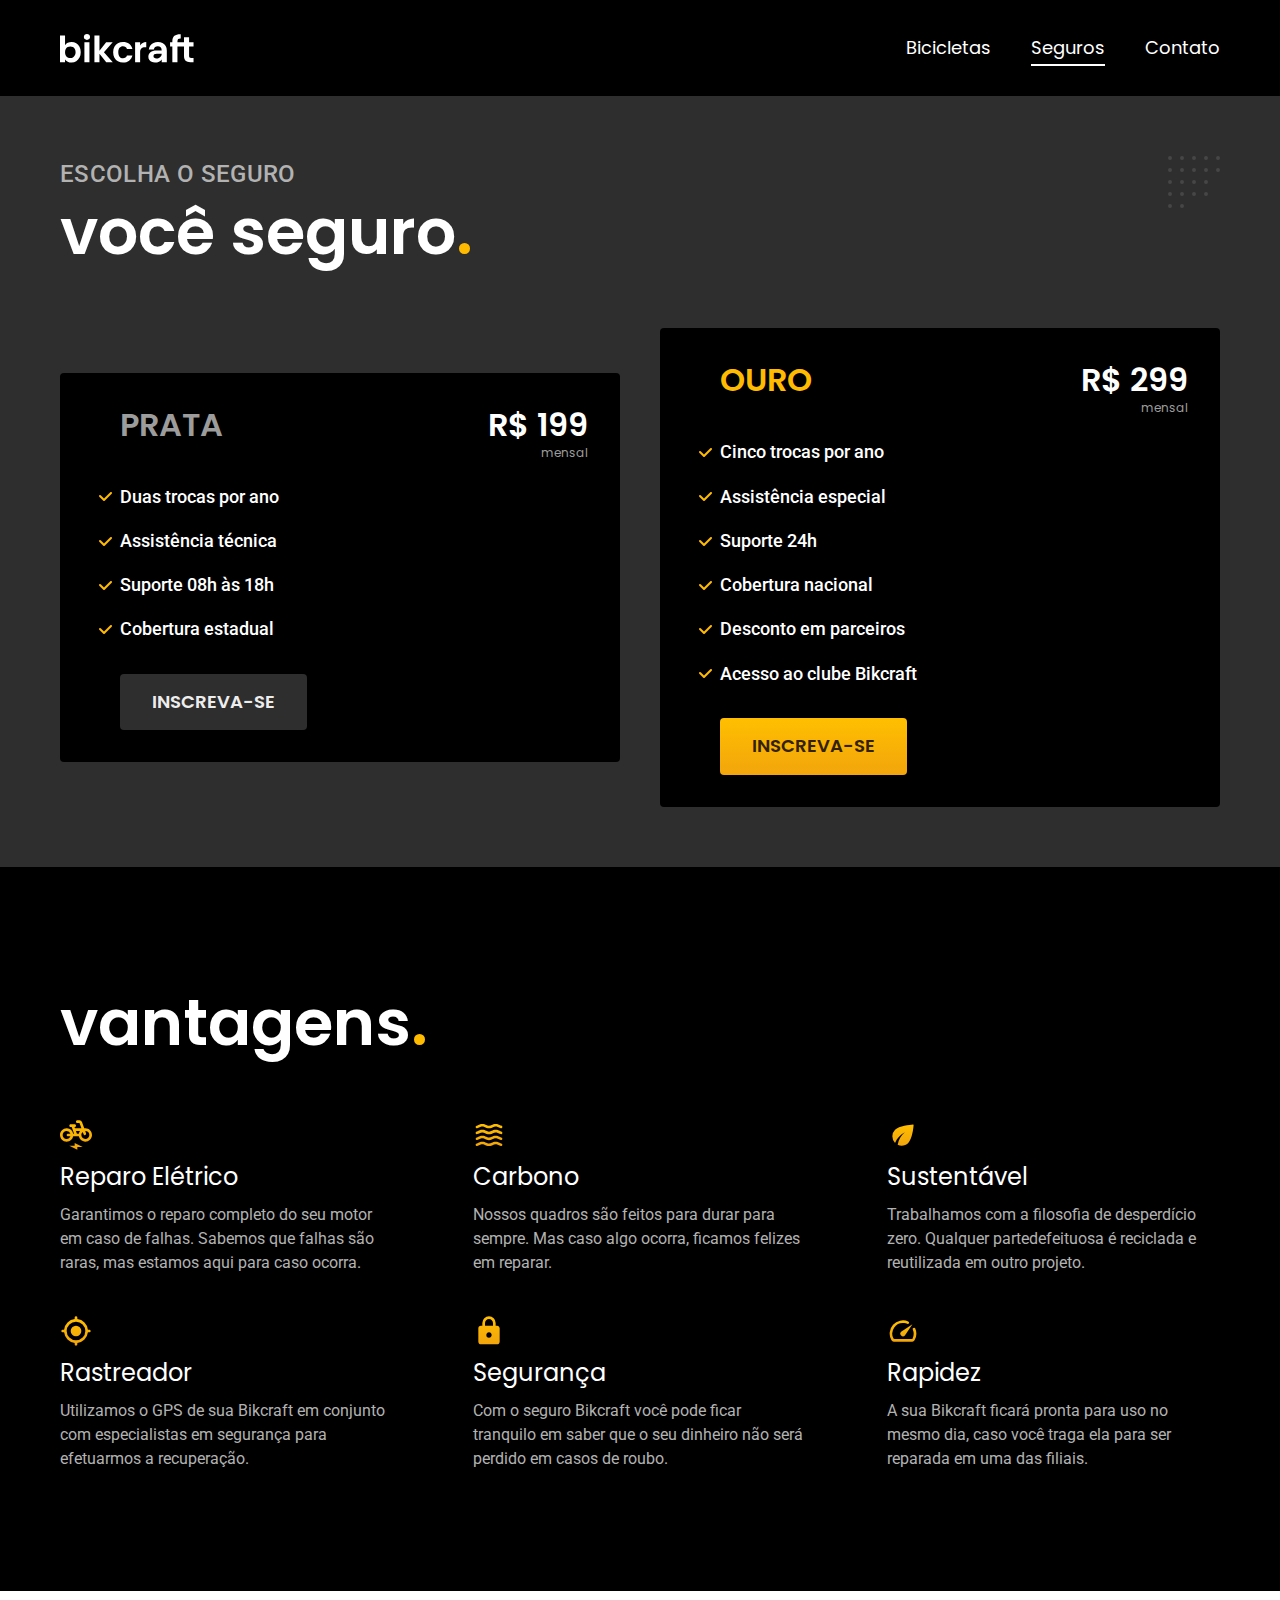
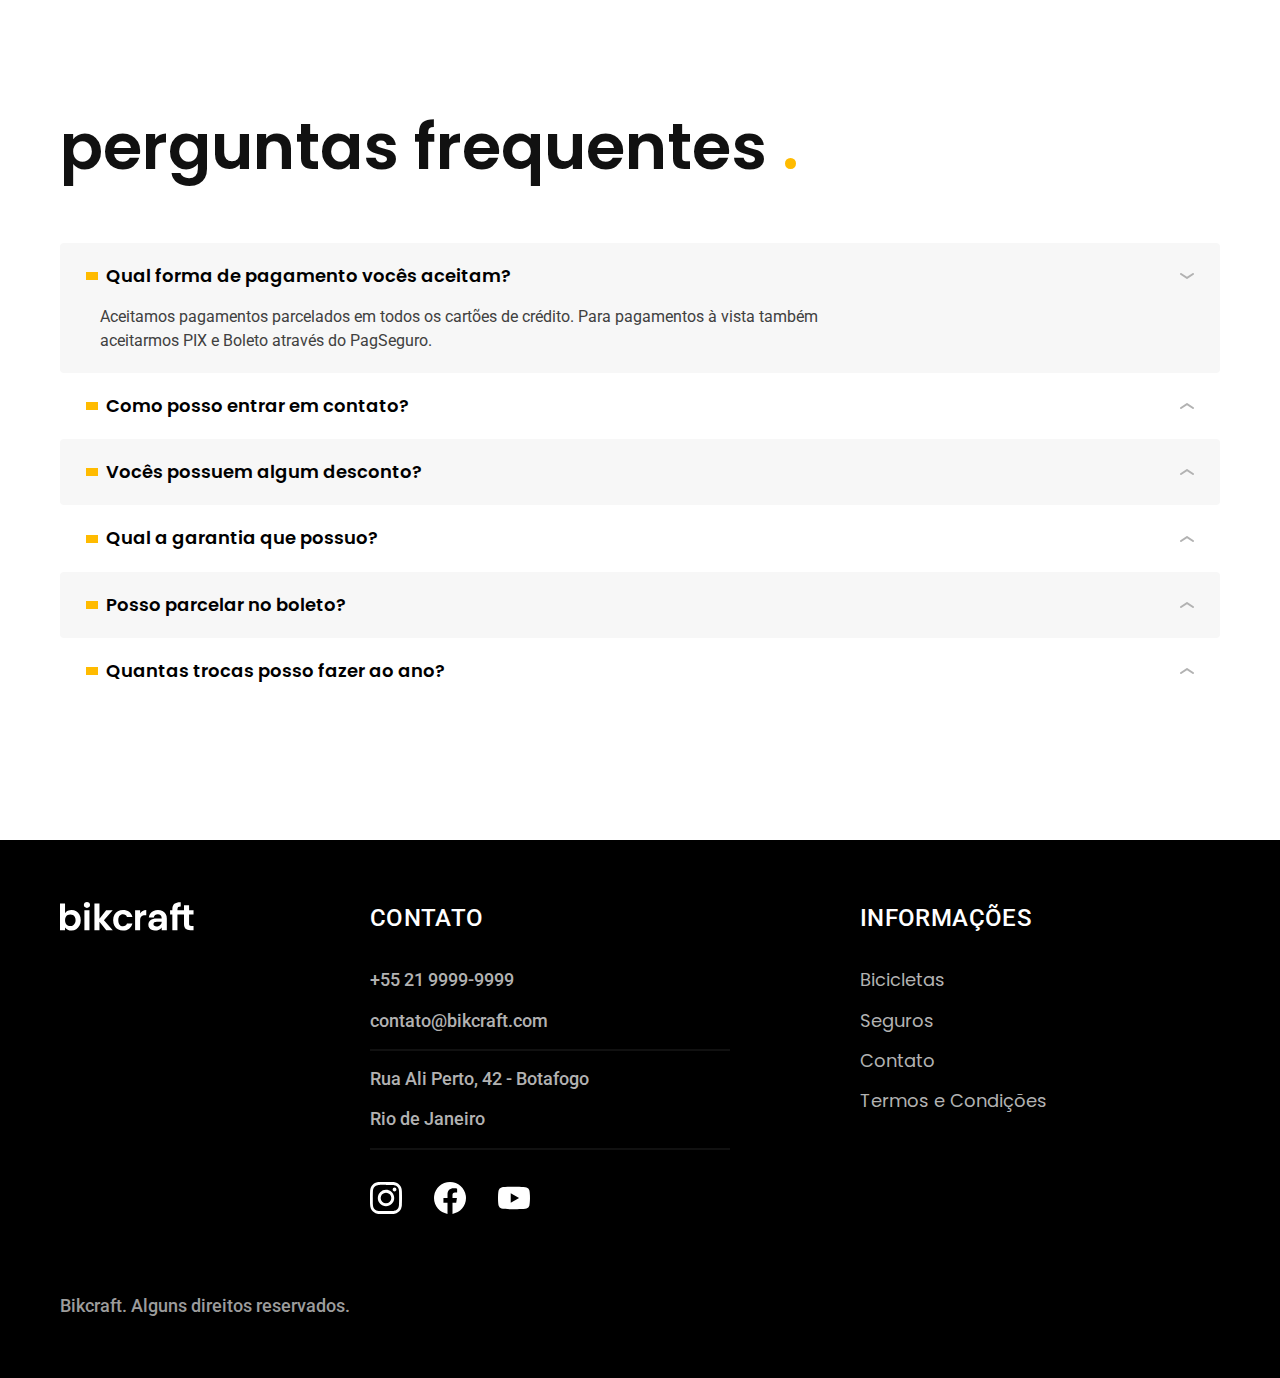
<file: seguros.html>
<!DOCTYPE html>
<html lang="pt-br">

<head>
  <meta charset="UTF-8">
  <meta name="viewport" content="width=device-width, initial-scale=1.0">

  <title>Seguros- Bikcraft</title>
  <meta name="description" content="Termos e condições.">

  <link rel="icon" href="/favicon.svg" type="image/svg+xml">
  <link rel="preload" href="/css/style.min.css" as="style">
  <link rel="stylesheet" href="/css/style.min.css">

  <link rel="preconnect" href="https://fonts.googleapis.com">
  <link rel="preconnect" href="https://fonts.gstatic.com" crossorigin>
  <link href="https://fonts.googleapis.com/css2?family=Poppins:wght@400;600&family=Roboto:wght@400;500&display=swap" rel="stylesheet">
  <link rel="preconnect" href="https://fonts.googleapis.com">
  <link rel="preconnect" href="https://fonts.gstatic.com" crossorigin>
  <link href="https://fonts.googleapis.com/css2?family=Merriweather:ital,wght@1,900&display=swap" rel="stylesheet">
  <script>document.documentElement.classList.add('js')</script>
</head>

<body id="seguros">
  <header class="header-bg">
    <div class="header container">
      <a href="./">
        <img src="/img/bikcraft.svg" alt="Bikcraft">
      </a>

      <nav aria-label="primaria">
        <ul class="header-menu font-1-m cor-0">
          <li><a href="/bicicletas.html">Bicicletas</a></li>
          <li><a href="/seguros.html">Seguros</a></li>
          <li><a href="/contato.html">Contato</a></li>
        </ul>
      </nav>
    </div>
  </header>

  <main class="seguros-bg">
    <div class="titulo-bg">
      <div class="titulo container">
        <p class="font-2-l-b cor-5">Escolha o seguro</p>
        <h1 class="font-1-xxl cor-0">você seguro<span class="cor-p1">.</span></h1>
      </div>
    </div>

    <div class="seguros container">
      <div class="seguros-item fadeInRight " data-anime="200">
        <h3 class="font-1-xl cor-6">PRATA</h3>
        <span class="font-1-xl cor-0">R$ 199 <span class="font-1-xs cor-6">mensal</span></span>
        <ul class="font-2-m cor-0">
          <li>Duas trocas por ano</li>
          <li>Assistência técnica</li>
          <li>Suporte 08h às 18h</li>
          <li>Cobertura estadual</li>
        </ul>
        <a class="botao secundario" href="./orcamento.html?tipo=seguro&produto=prata">Inscreva-se</a>
      </div>

      <div class="seguros-item fadeInRight " data-anime="200">
        <h3 class="font-1-xl cor-p1">OURO</h3>
        <span class="font-1-xl cor-0">R$ 299 <span class="font-1-xs cor-6">mensal</span></span>
        <ul class="font-2-m cor-0">
          <li>Cinco trocas por ano</li>
          <li>Assistência especial</li>
          <li>Suporte 24h</li>
          <li>Cobertura nacional</li>
          <li>Desconto em parceiros</li>
          <li>Acesso ao clube Bikcraft</li>
        </ul>
        <a class="botao" href="./orcamento.html?tipo=seguro&produto=ouro">Inscreva-se</a>

  </main>

  <article class="vantagens-bg">
    <div class="vantagens container">
      <h2 class="font-1-xxl cor-0">vantagens<span class="cor-p1">.</span></h2>
      <ul>
        <li>
          <img src="/img/icones/eletrica.svg" alt="">
          <h3 class="font-1-l cor-0">Reparo Elétrico</h3>
          <p class="font-2-s cor-5">Garantimos o reparo completo do seu motor em caso de falhas. Sabemos que falhas são raras, mas estamos aqui para caso ocorra.</p>
        </li>
        <li>
          <img src="/img/icones/carbono.svg" alt="">
          <h3 class="font-1-l cor-0">Carbono</h3>
          <p class="font-2-s cor-5">Nossos quadros são feitos para durar para sempre. Mas caso algo ocorra, ficamos felizes em reparar.</p>
        </li>
        <li>
          <img src="/img/icones/sustentavel.svg" alt="">
          <h3 class="font-1-l cor-0">Sustentável</h3>
          <p class="font-2-s cor-5">Trabalhamos com a filosofia de desperdício zero. Qualquer partedefeituosa é reciclada e reutilizada em outro projeto.</p>
        </li>
        <li>
          <img src="/img/icones/rastreador.svg" alt="">
          <h3 class="font-1-l cor-0">Rastreador</h3>
          <p class="font-2-s cor-5">Utilizamos o GPS de sua Bikcraft em conjunto com especialistas em segurança para efetuarmos a recuperação.</p>
        </li>
        <li>
          <img src="/img/icones/seguro.svg" alt="">
          <h3 class="font-1-l cor-0">Segurança</h3>
          <p class="font-2-s cor-5">Com o seguro Bikcraft você pode ficar tranquilo em saber que o seu dinheiro não será perdido em casos de roubo.</p>
        </li>
        <li>
          <img src="/img/icones/velocidade.svg" alt="">
          <h3 class="font-1-l cor-0">Rapidez</h3>
          <p class="font-2-s cor-5">A sua Bikcraft ficará pronta para uso no mesmo dia, caso você traga ela para ser reparada em uma das filiais.</p>
        </li>
      </ul>
    </div>
  </article>

  <article class="perguntas container">
    <h2 class="font-1-xxl">perguntas frequentes <span class="cor-p1">.</span></h2>

    <dl>
      <div>
        <dt><button class="font-1-m-b" aria-controls="pergunta1" aria-expanded="true">Qual forma de pagamento vocês aceitam?</button></dt>
        <dd id="pergunta1" class="font-2-s cor-9 ativa">Aceitamos pagamentos parcelados em todos os cartões de crédito. Para pagamentos à vista também aceitarmos PIX e Boleto através do PagSeguro.</dd>
      </div>
      <div>
        <dt><button class="font-1-m-b" aria-controls="pergunta2" aria-expanded="false">Como posso entrar em contato?</button></dt>
        <dd id="pergunta2" class="font-2-s cor-9">Aceitamos pagamentos parcelados em todos os cartões de crédito. Para pagamentos à vista também aceitarmos PIX e Boleto através do PagSeguro.</dd>
      </div>
      <div>
        <dt><button class="font-1-m-b" aria-controls="pergunta3" aria-expanded="false">Vocês possuem algum desconto?</button></dt>
        <dd id="pergunta3" class="font-2-s cor-9">Aceitamos pagamentos parcelados em todos os cartões de crédito. Para pagamentos à vista também aceitarmos PIX e Boleto através do PagSeguro.</dd>
      </div>
      <div>
        <dt><button class="font-1-m-b" aria-controls="pergunta4" aria-expanded="false">Qual a garantia que possuo?</button></dt>
        <dd id="pergunta4" class="font-2-s cor-9">Aceitamos pagamentos parcelados em todos os cartões de crédito. Para pagamentos à vista também aceitarmos PIX e Boleto através do PagSeguro.</dd>
      </div>
      <div>
        <dt><button class="font-1-m-b" aria-controls="pergunta5" aria-expanded="false">Posso parcelar no boleto?</button></dt>
        <dd id="pergunta5" class="font-2-s cor-9">Aceitamos pagamentos parcelados em todos os cartões de crédito. Para pagamentos à vista também aceitarmos PIX e Boleto através do PagSeguro.</dd>
      </div>
      <div>
        <dt><button class="font-1-m-b" aria-controls="pergunta6" aria-expanded="false">Quantas trocas posso fazer ao ano?</button></dt>
        <dd id="pergunta6" class="font-2-s cor-9">Aceitamos pagamentos parcelados em todos os cartões de crédito. Para pagamentos à vista também aceitarmos PIX e Boleto através do PagSeguro.</dd>
      </div>
    </dl>
  </article>

  <footer class="footer-bg">
    <div class="footer container">
      <img src="/img/bikcraft.svg" alt="Bikcraft">
      <div class="footer-contato">
        <h3 class="font-2-l-b cor-0">Contato</h3>
        <ul class="cor-5 font-2-m">
          <li><a href="tel:+552199999999">+55 21 9999-9999</a></li>
          <li><a href="mailto:contato@bikcraft.com">contato@bikcraft.com</a></li>
          <li>Rua Ali Perto, 42 - Botafogo</li>
          <li>Rio de Janeiro</li>
        </ul>
        <div class="footer-redes">
          <a href="./">
            <img src="/img/redes/instagram.svg" alt="Instagram">
          </a>
          <a href="./">
            <img src="/img/redes/facebook.svg" alt="Facebook">
          </a>
          <a href="./">
            <img src="/img/redes/youtube.svg" alt="Youtube">
          </a>
        </div>
      </div>
      <div class="footer-informacoes">
        <h3 class="font-2-l-b cor-0">Informações</h3>
        <nav>
          <ul class="font-1-m cor-5">
            <li><a href="/bicicletas.html">Bicicletas</a></li>
            <li><a href="/seguros.html">Seguros</a></li>
            <li><a href="/contato.html">Contato</a></li>
            <li><a href="/termos.html"></a>Termos e Condições</li>
          </ul>
        </nav>
      </div>
      <p class="footer-copy font-2-m cor-6">Bikcraft. Alguns direitos reservados. </p>
    </div>
  </footer>

  <script src="/js/simple-anime.js"></script>
  <script src="/js/script.js"></script>
</body>

</html>
</file>
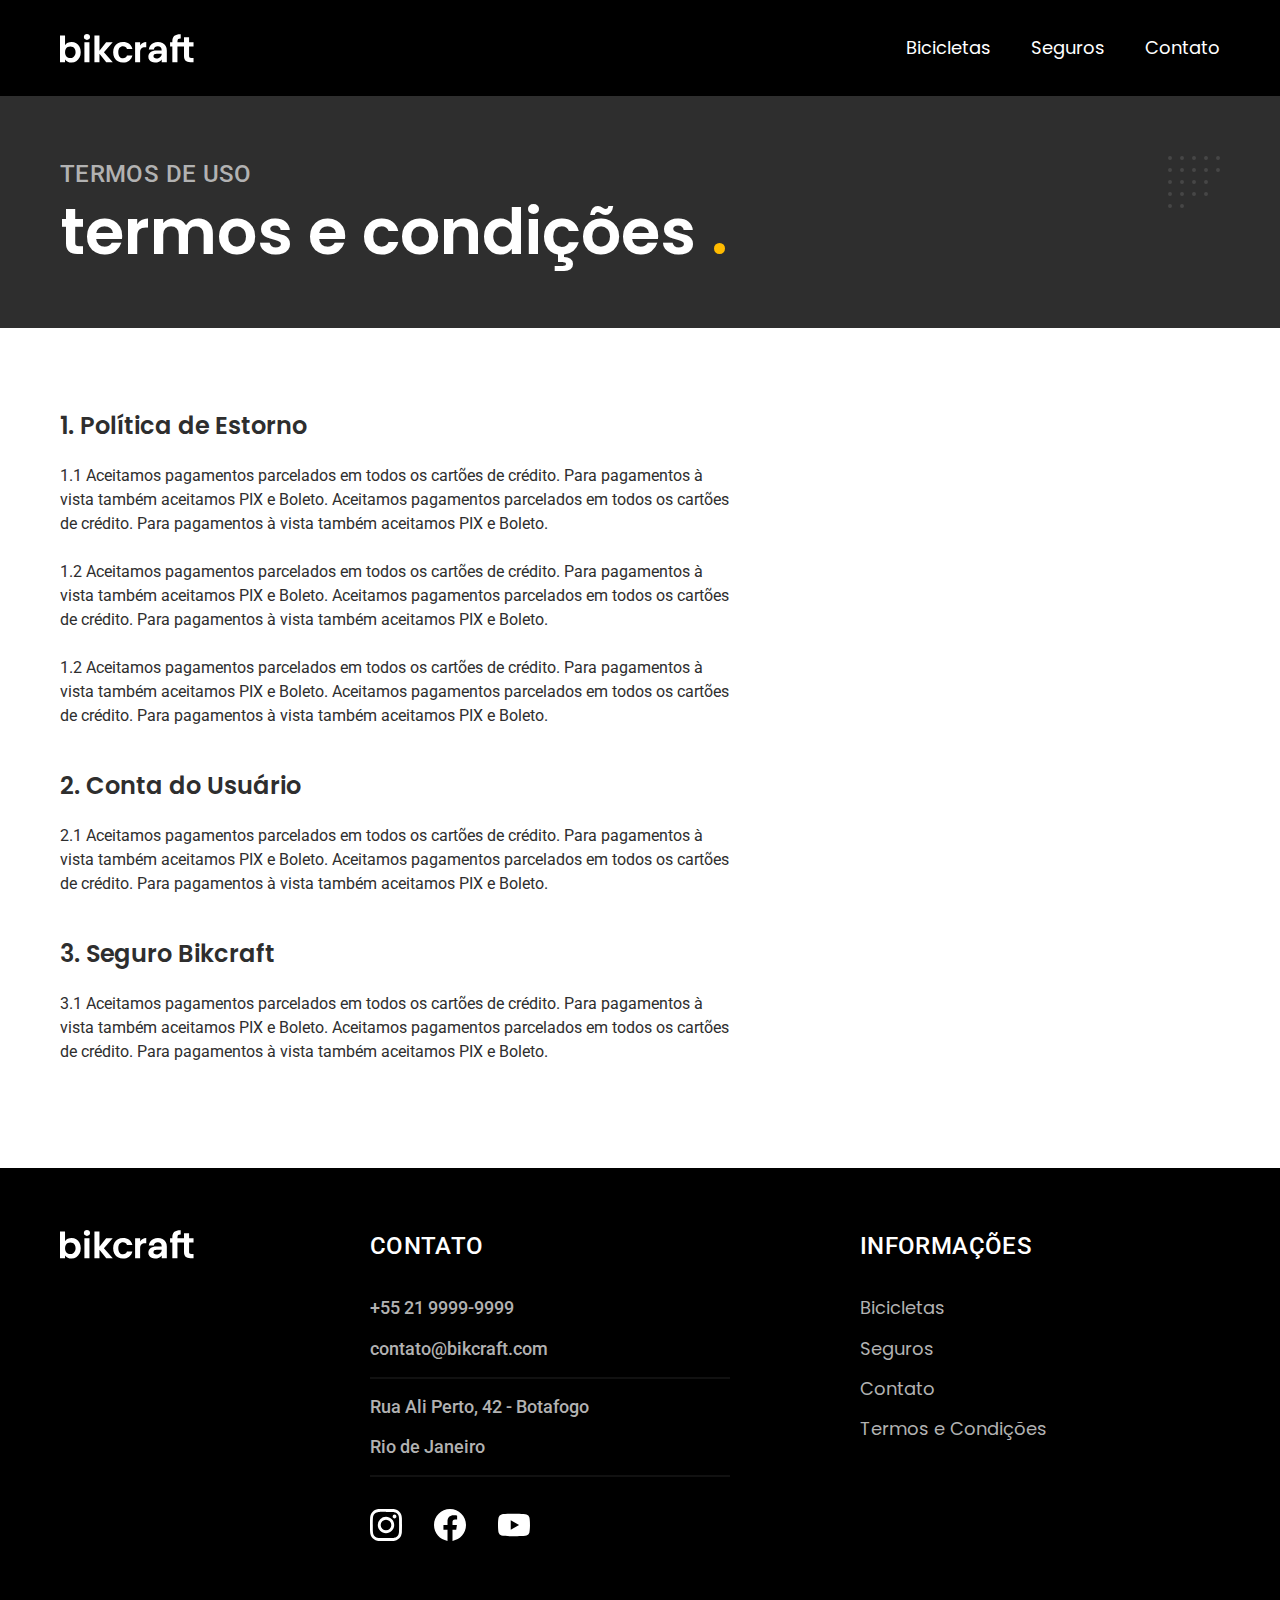
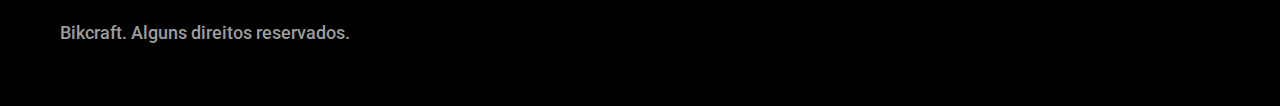
<file: termos.html>
<!DOCTYPE html>
<html lang="pt-br">

<head>
  <meta charset="UTF-8">
  <meta name="viewport" content="width=device-width, initial-scale=1.0">

  <title>Termos e Condições - Bikcraft</title>
  <meta name="description" content="Termos e condições.">

  <link rel="icon" href="./favicon.svg" type="image/svg+xml">
  <link rel="preload" href="./css/style.min.css" as="style">
  <link rel="stylesheet" href="./css/style.min.css">

  <link rel="preconnect" href="https://fonts.googleapis.com">
  <link rel="preconnect" href="https://fonts.gstatic.com" crossorigin>
  <link href="https://fonts.googleapis.com/css2?family=Poppins:wght@400;600&family=Roboto:wght@400;500&display=swap" rel="stylesheet">
  <link rel="preconnect" href="https://fonts.googleapis.com">
  <link rel="preconnect" href="https://fonts.gstatic.com" crossorigin>
  <link href="https://fonts.googleapis.com/css2?family=Merriweather:ital,wght@1,900&display=swap" rel="stylesheet">
  <script>document.documentElement.classList.add('js')</script>
</head>

<body id="termos">
  <header class="header-bg">
    <div class="header container">
      <a href="./">
        <img src="./img/bikcraft.svg" alt="Bikcraft">
      </a>

      <nav aria-label="primaria">
        <ul class="header-menu font-1-m cor-0">
          <li><a href="./bicicletas.html">Bicicletas</a></li>
          <li><a href="./seguros.html">Seguros</a></li>
          <li><a href="./contato.html">Contato</a></li>
        </ul>
      </nav>
    </div>
  </header>

  <main>
    <div class="titulo-bg">
      <div class="titulo container">
        <p class="font-2-l-b cor-5">Termos de uso</p>
        <h1 class="font-1-xxl cor-0">termos e condições <span class="cor-p1">.</span></h1>
      </div>
    </div>
  </main>

  <div class="termos container font-2-s cor-10">
    <h2 class="font-1-l cor-11">1. Política de Estorno</h2>
    <p>1.1 Aceitamos pagamentos parcelados em todos os cartões de crédito. Para pagamentos à vista também aceitamos PIX e Boleto. Aceitamos pagamentos parcelados em todos os cartões de crédito. Para pagamentos à vista também aceitamos PIX e Boleto.</p>
    <p>1.2 Aceitamos pagamentos parcelados em todos os cartões de crédito. Para pagamentos à vista também aceitamos PIX e Boleto. Aceitamos pagamentos parcelados em todos os cartões de crédito. Para pagamentos à vista também aceitamos PIX e Boleto.</p>
    <p>1.2 Aceitamos pagamentos parcelados em todos os cartões de crédito. Para pagamentos à vista também aceitamos PIX e Boleto. Aceitamos pagamentos parcelados em todos os cartões de crédito. Para pagamentos à vista também aceitamos PIX e Boleto.</p>
    <h2 class="font-1-l cor-11">2. Conta do Usuário</h2>
    <p>2.1 Aceitamos pagamentos parcelados em todos os cartões de crédito. Para pagamentos à vista também aceitamos PIX e Boleto. Aceitamos pagamentos parcelados em todos os cartões de crédito. Para pagamentos à vista também aceitamos PIX e Boleto.</p>
    <h2 class="font-1-l cor-11">3. Seguro Bikcraft</h2>
    <p>3.1 Aceitamos pagamentos parcelados em todos os cartões de crédito. Para pagamentos à vista também aceitamos PIX e Boleto. Aceitamos pagamentos parcelados em todos os cartões de crédito. Para pagamentos à vista também aceitamos PIX e Boleto.</p>
  </div>


  </main>

  <footer class="footer-bg">
    <div class="footer container">
      <img src="./img/bikcraft.svg" alt="Bikcraft">
      <div class="footer-contato">
        <h3 class="font-2-l-b cor-0">Contato</h3>
        <ul class="cor-5 font-2-m">
          <li><a href="tel:+552199999999">+55 21 9999-9999</a></li>
          <li><a href="mailto:contato@bikcraft.com">contato@bikcraft.com</a></li>
          <li>Rua Ali Perto, 42 - Botafogo</li>
          <li>Rio de Janeiro</li>
        </ul>
        <div class="footer-redes">
          <a href="./">
            <img src="./img/redes/instagram.svg" alt="Instagram">
          </a>
          <a href="./">
            <img src="./img/redes/facebook.svg" alt="Facebook">
          </a>
          <a href="./">
            <img src="./img/redes/youtube.svg" alt="Youtube">
          </a>
        </div>
      </div>
      <div class="footer-informacoes">
        <h3 class="font-2-l-b cor-0">Informações</h3>
        <nav>
          <ul class="font-1-m cor-5">
            <li><a href="./bicicletas.html">Bicicletas</a></li>
            <li><a href="./seguros.html">Seguros</a></li>
            <li><a href="./contato.html">Contato</a></li>
            <li><a href="./termos.html"></a>Termos e Condições</li>
          </ul>
        </nav>
      </div>
      <p class="footer-copy font-2-m cor-6">Bikcraft. Alguns direitos reservados. </p>
    </div>
  </footer>


  <script src="./js/script.js"></script>
</body>

</html>
</file>
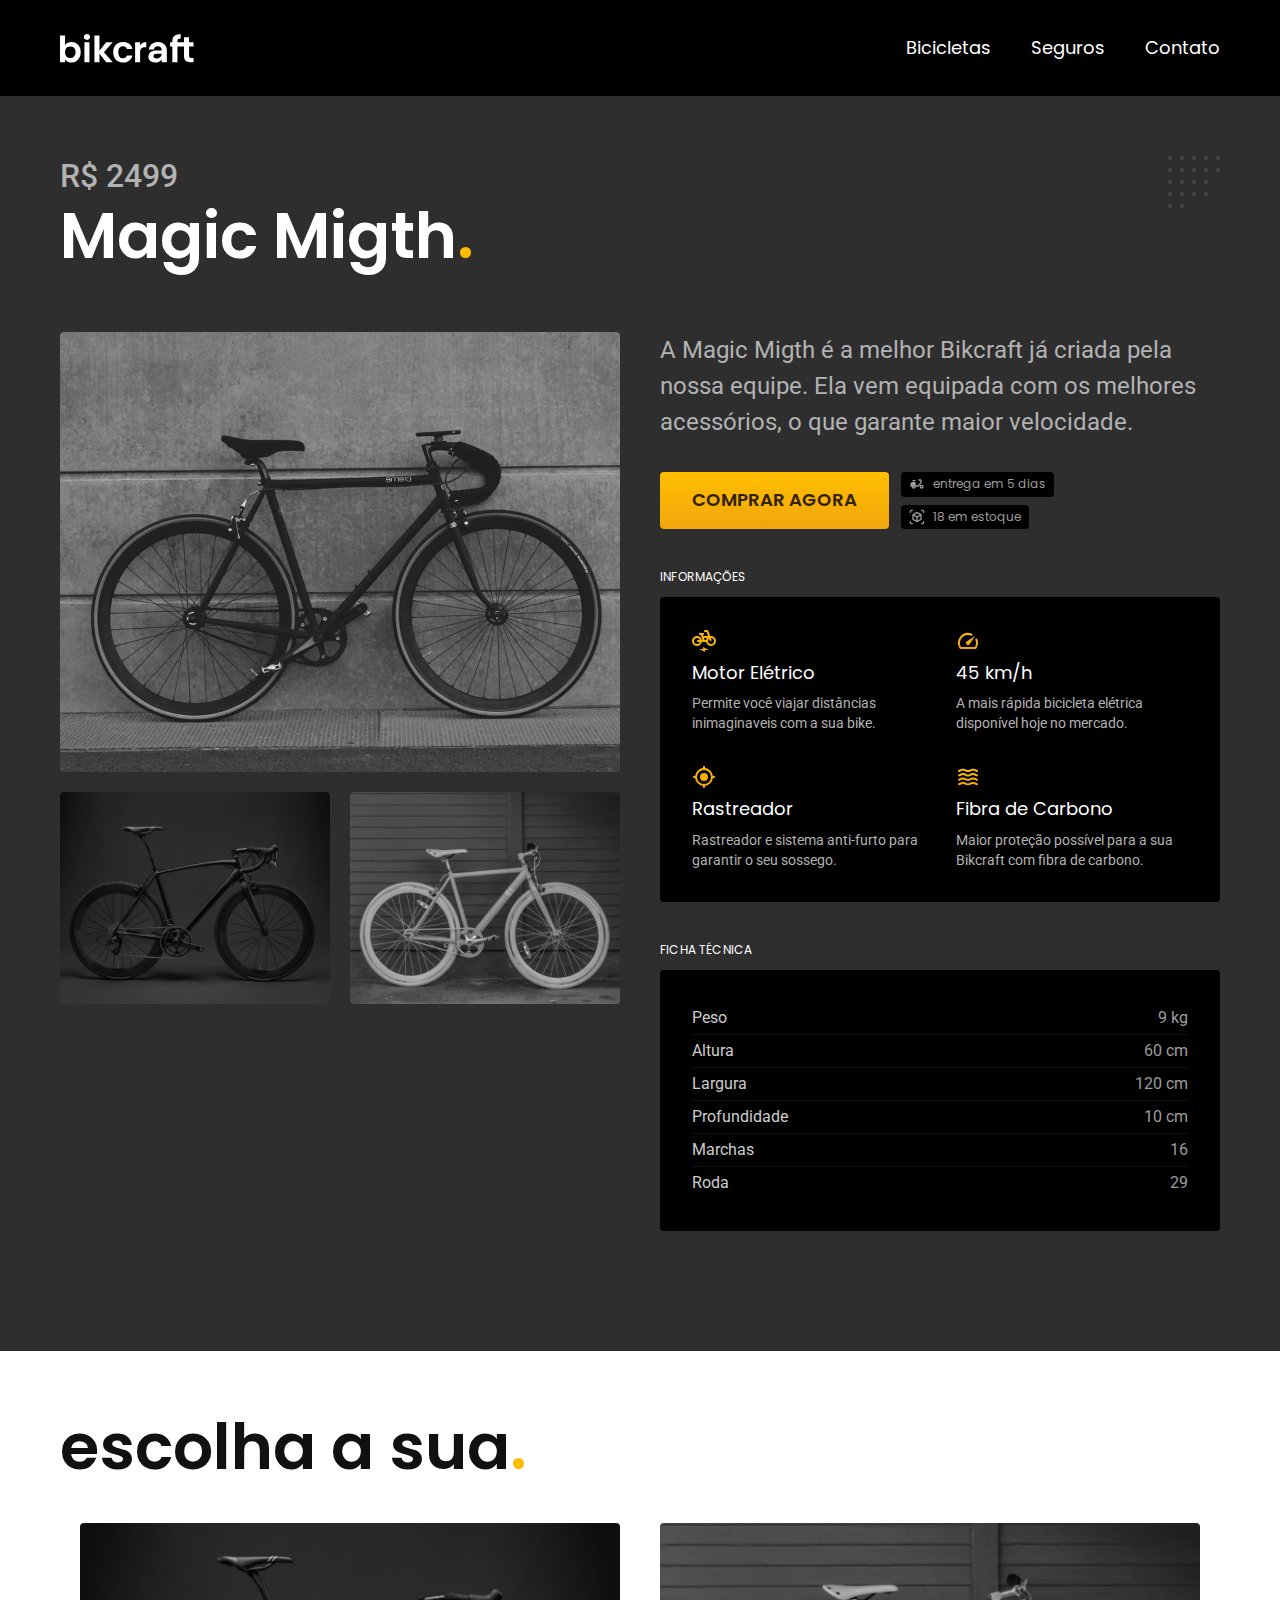
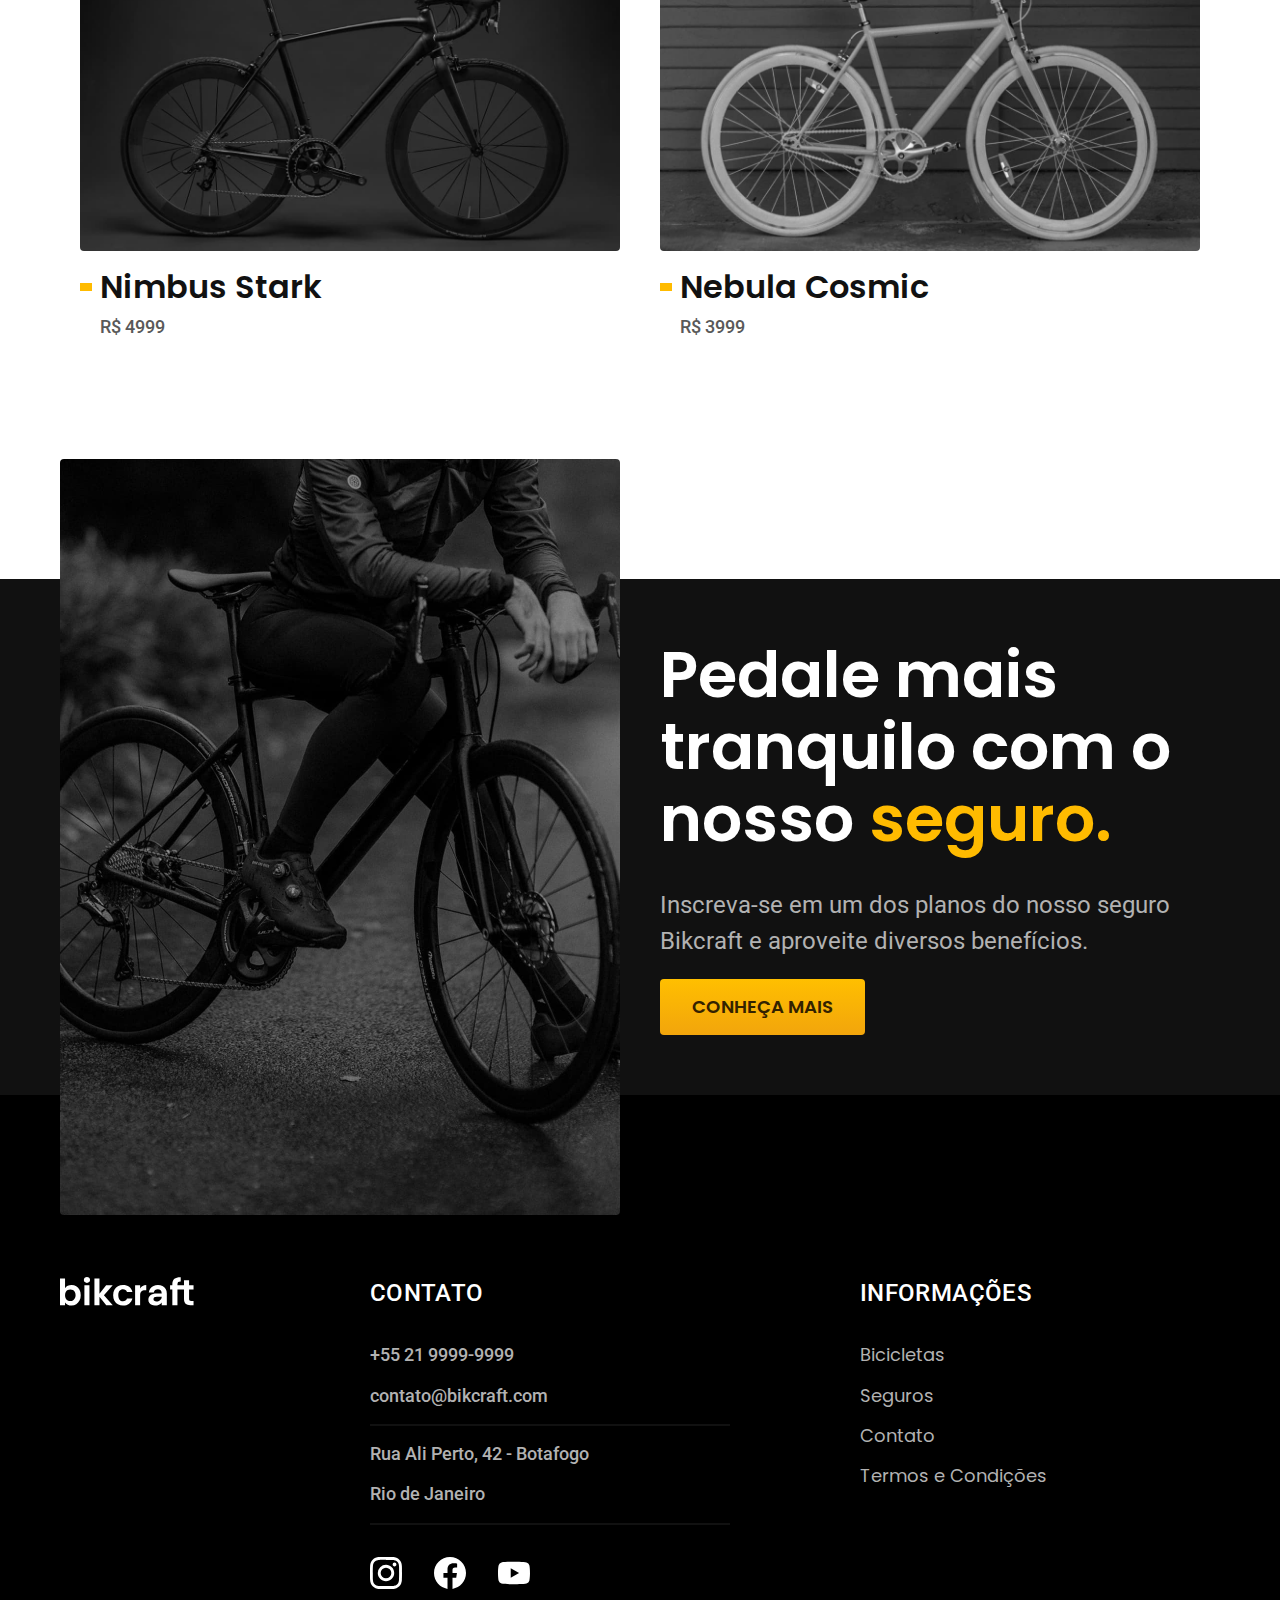
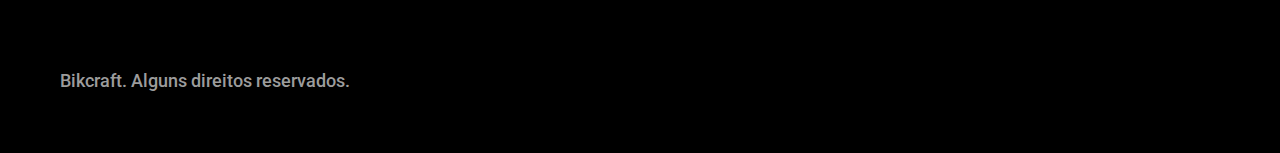
<file: bicicletas/magic.html>
<!DOCTYPE html>
<html lang="pt-br">

<head>
  <meta charset="UTF-8">
  <meta name="viewport" content="width=device-width, initial-scale=1.0">

  <title>Magic - Bikcraft</title>
  <meta name="description" content="Magic.">
  <link rel="icon" href="/favicon.svg" type="image/svg+xml">
  <link rel="stylesheet" href="../css/style.min.css">

  <link rel="preconnect" href="https://fonts.googleapis.com">
  <link rel="preconnect" href="https://fonts.gstatic.com" crossorigin>
  <link href="https://fonts.googleapis.com/css2?family=Poppins:wght@400;600&family=Roboto:wght@400;500&display=swap" rel="stylesheet">
  <link rel="preconnect" href="https://fonts.googleapis.com">
  <link rel="preconnect" href="https://fonts.gstatic.com" crossorigin>
  <link href="https://fonts.googleapis.com/css2?family=Merriweather:ital,wght@1,900&display=swap" rel="stylesheet">
  <script>document.documentElement.classList.add('js')</script>
</head>

<body id="bicicleta">
  <header class="header-bg">
    <div class="header container">
      <a href="./">
        <img src="/img/bikcraft.svg" alt="Bikcraft">
      </a>

      <nav aria-label="primaria">
        <ul class="header-menu font-1-m cor-0">
          <li><a href="/bicicletas.html">Bicicletas</a></li>
          <li><a href="/seguros.html">Seguros</a></li>
          <li><a href="/contato.html">Contato</a></li>
        </ul>
      </nav>
    </div>
  </header>

  <main class="titulo-bg">
    <div>
      <div class="titulo container">
        <p class="font-2-xl cor-5">R$ 2499</p>
        <h1 class="font-1-xxl cor-0">Magic Migth<span class="cor-p1">.</span></h1>
      </div>
    </div>
    <div class="bicicleta container">
      <div class="bicicleta-imagens">
        <img src="/img/bicicleta/nimbus2.jpg" alt="Bicicleta 1">
        <img src="/img/bicicleta/nimbus1.jpg" alt="Bicicleta 2">
        <img src="/img/bicicleta/nimbus3.jpg" alt="Bicicleta 3">
      </div>
      <div class="bicicleta-conteudo">
        <p class="font-2-l cor-5">A Magic Migth é a melhor Bikcraft já criada pela nossa equipe. Ela vem equipada com os melhores acessórios, o que garante maior velocidade.</p>
        <div class="bicicleta-comprar">
          <a class="botao" href="../orcamento.html?tipo=bikcraft&produto=magic">Comprar Agora</a>
          <span class="font-1-xs cor-6"><img src="/img/icones/entrega.svg" alt=""> entrega em 5 dias</span>
          <span class="font-1-xs cor-6"><img src="/img/icones/estoque.svg" alt=""> 18 em estoque</span>
        </div>

        <h2 class="font-1-xs cor-0">Informações</h2>
        <ul class="bicicleta-informacoes">
          <li>
            <img src="/img/icones/eletrica.svg" alt="">
            <h3 class="font-1-m cor-0">Motor Elétrico</h3>
            <p class="font-2-xs cor-5">Permite você viajar distâncias inimaginaveis com a sua bike.</p>
          </li>
          <li>
            <img src="/img/icones/velocidade.svg" alt="">
            <h3 class="font-1-m cor-0">45 km/h</h3>
            <p class="font-2-xs cor-5">A mais rápida bicicleta elétrica disponível hoje no mercado.</p>
          </li>
          <li>
            <img src="/img/icones/rastreador.svg" alt="">
            <h3 class="font-1-m cor-0">Rastreador</h3>
            <p class="font-2-xs cor-5">Rastreador e sistema anti-furto para garantir o seu sossego.</p>
          </li>
          <li>
            <img src="/img/icones/carbono.svg" alt="">
            <h3 class="font-1-m cor-0">Fibra de Carbono</h3>
            <p class="font-2-xs cor-5">Maior proteção possível para a sua Bikcraft com fibra de carbono.</p>
          </li>
        </ul>
        <h2 class="font-1-xs cor-0">Ficha Técnica</h2>
        <ul class="bicicleta-ficha font-2-s cor-4">
          <li>Peso <span>9 kg</span></li>
          <li>Altura <span>60 cm</span></li>
          <li>Largura <span>120 cm</span></li>
          <li>Profundidade <span>10 cm</span></li>
          <li>Marchas <span>16</span></li>
          <li>Roda <span>29</span></li>
        </ul>
      </div>
    </div>
  </main>


  <article class="bicicletas-lista container">
    <h2 class="font-1-xxl">escolha a sua<span class="cor-p1">.</span></h2>

    <ul>
      <li>
        <a href="./magic.html">
          <img src="/img/bicicletas/nimbus.jpg" alt="Bicicleta preta">
          <h3 class="font-1-xl">Nimbus Stark</h3>
          <span class="font-2-m cor-8">R$ 4999</span>
        </a>
      </li>
      <li>
        <a href="./nebula.html">
          <img src="/img/bicicletas/nebula.jpg" alt="Bicicleta preta">
          <h3 class="font-1-xl">Nebula Cosmic</h3>
          <span class="font-2-m cor-8">R$ 3999</span>
        </a>
      </li>
    </ul>
  </article>

  <article class="seguro-bg">
    <div class="seguro container">
      <div class="seguro-imagem">
        <img src="/img/bicicleta/seguros.jpg" alt="Pessoa parada em cima de uma bicicleta.">
      </div>
      <div class="seguro-conteudo">
        <h2 class="font-1-xxl cor-0">Pedale mais tranquilo com o nosso <span class="cor-p1">seguro.</span></h2>
        <p class="font-2-l cor-5">Inscreva-se em um dos planos do nosso seguro Bikcraft e aproveite diversos benefícios.</p>
        <a class="botao" href="../seguros.html">Conheça Mais</a>
      </div>
    </div>
  </article>

  <footer class="footer-bg">
    <div class="footer container">
      <img src="/img/bikcraft.svg" alt="Bikcraft">
      <div class="footer-contato">
        <h3 class="font-2-l-b cor-0">Contato</h3>
        <ul class="cor-5 font-2-m">
          <li><a href="tel:+552199999999">+55 21 9999-9999</a></li>
          <li><a href="mailto:contato@bikcraft.com">contato@bikcraft.com</a></li>
          <li>Rua Ali Perto, 42 - Botafogo</li>
          <li>Rio de Janeiro</li>
        </ul>
        <div class="footer-redes">
          <a href="./">
            <img src="/img/redes/instagram.svg" alt="Instagram">
          </a>
          <a href="./">
            <img src="/img/redes/facebook.svg" alt="Facebook">
          </a>
          <a href="./">
            <img src="/img/redes/youtube.svg" alt="Youtube">
          </a>
        </div>
      </div>
      <div class="footer-informacoes">
        <h3 class="font-2-l-b cor-0">Informações</h3>
        <nav>
          <ul class="font-1-m cor-5">
            <li><a href="/bicicletas.html">Bicicletas</a></li>
            <li><a href="/seguros.html">Seguros</a></li>
            <li><a href="/contato.html">Contato</a></li>
            <li><a href="/termos.html"></a>Termos e Condições</li>
          </ul>
        </nav>
      </div>
      <p class="footer-copy font-2-m cor-6">Bikcraft. Alguns direitos reservados. </p>
    </div>
  </footer>


  <script src="/js/script.js"></script>
</body>

</html>
</file>
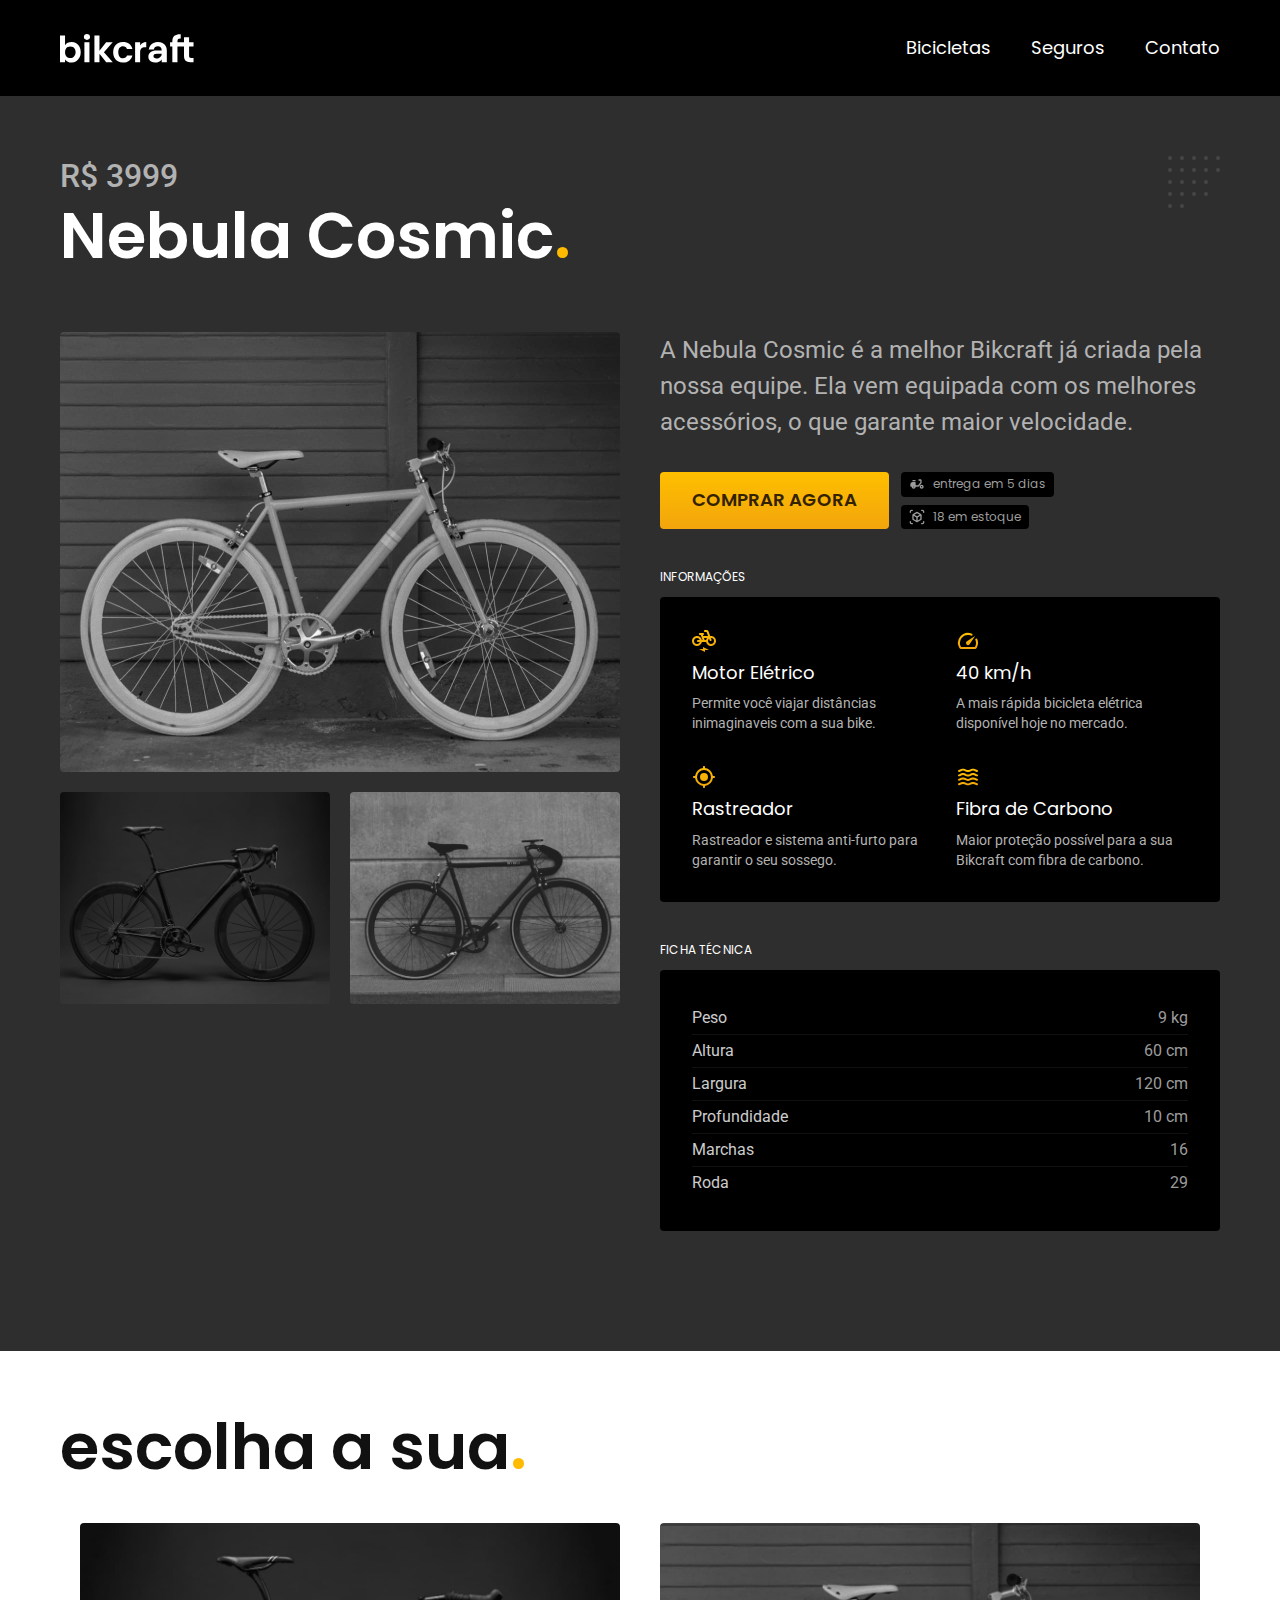
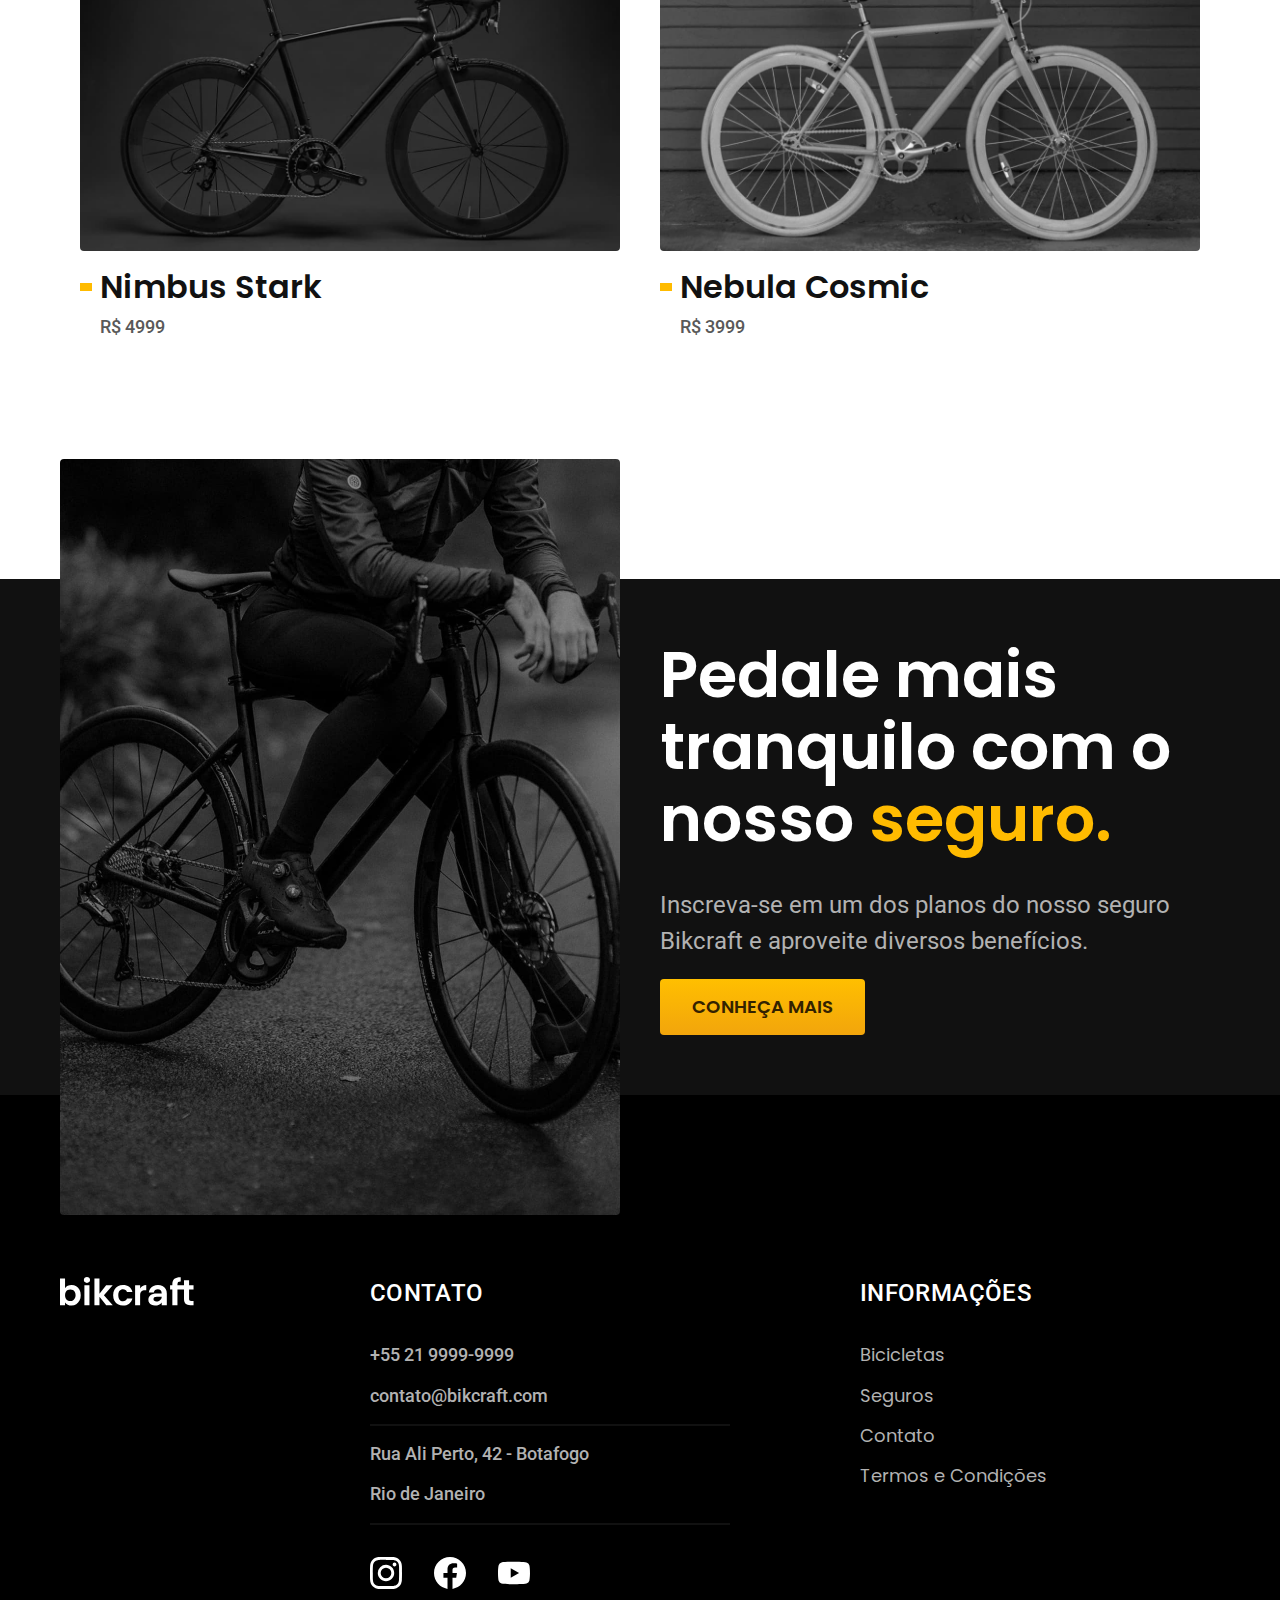
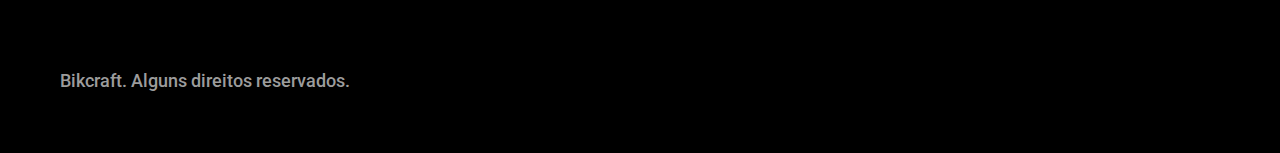
<file: bicicletas/nebula.html>
<!DOCTYPE html>
<html lang="pt-br">

<head>
  <meta charset="UTF-8">
  <meta name="viewport" content="width=device-width, initial-scale=1.0">

  <title>Nebula - Bikcraft</title>
  <meta name="description" content="Nebula.">

  <link rel="icon" href="/favicon.svg" type="image/svg+xml">
  <link rel="stylesheet" href="../css/style.min.css">

  <link rel="preconnect" href="https://fonts.googleapis.com">
  <link rel="preconnect" href="https://fonts.gstatic.com" crossorigin>
  <link href="https://fonts.googleapis.com/css2?family=Poppins:wght@400;600&family=Roboto:wght@400;500&display=swap" rel="stylesheet">
  <link rel="preconnect" href="https://fonts.googleapis.com">
  <link rel="preconnect" href="https://fonts.gstatic.com" crossorigin>
  <link href="https://fonts.googleapis.com/css2?family=Merriweather:ital,wght@1,900&display=swap" rel="stylesheet">
  <script>document.documentElement.classList.add('js')</script>
</head>

<body id="bicicleta">
  <header class="header-bg">
    <div class="header container">
      <a href="./">
        <img src="/img/bikcraft.svg" alt="Bikcraft">
      </a>

      <nav aria-label="primaria">
        <ul class="header-menu font-1-m cor-0">
          <li><a href="/bicicletas.html">Bicicletas</a></li>
          <li><a href="/seguros.html">Seguros</a></li>
          <li><a href="/contato.html">Contato</a></li>
        </ul>
      </nav>
    </div>
  </header>

  <main class="titulo-bg">
    <div>
      <div class="titulo container">
        <p class="font-2-xl cor-5">R$ 3999</p>
        <h1 class="font-1-xxl cor-0">Nebula Cosmic<span class="cor-p1">.</span></h1>
      </div>
    </div>
    <div class="bicicleta container">
      <div class="bicicleta-imagens">
        <img src="/img/bicicleta/nimbus3.jpg" alt="Bicicleta 1">
        <img src="/img/bicicleta/nimbus1.jpg" alt="Bicicleta 2">
        <img src="/img/bicicleta/nimbus2.jpg" alt="Bicicleta 3">
      </div>
      <div class="bicicleta-conteudo">
        <p class="font-2-l cor-5">A Nebula Cosmic é a melhor Bikcraft já criada pela nossa equipe. Ela vem equipada com os melhores acessórios, o que garante maior velocidade.</p>
        <div class="bicicleta-comprar">
          <a class="botao" href="../orcamento.html?tipo=bikcraft&produto=nebula">Comprar Agora</a>
          <span class="font-1-xs cor-6"><img src="/img/icones/entrega.svg" alt=""> entrega em 5 dias</span>
          <span class="font-1-xs cor-6"><img src="/img/icones/estoque.svg" alt=""> 18 em estoque</span>
        </div>

        <h2 class="font-1-xs cor-0">Informações</h2>
        <ul class="bicicleta-informacoes">
          <li>
            <img src="/img/icones/eletrica.svg" alt="">
            <h3 class="font-1-m cor-0">Motor Elétrico</h3>
            <p class="font-2-xs cor-5">Permite você viajar distâncias inimaginaveis com a sua bike.</p>
          </li>
          <li>
            <img src="/img/icones/velocidade.svg" alt="">
            <h3 class="font-1-m cor-0">40 km/h</h3>
            <p class="font-2-xs cor-5">A mais rápida bicicleta elétrica disponível hoje no mercado.</p>
          </li>
          <li>
            <img src="/img/icones/rastreador.svg" alt="">
            <h3 class="font-1-m cor-0">Rastreador</h3>
            <p class="font-2-xs cor-5">Rastreador e sistema anti-furto para garantir o seu sossego.</p>
          </li>
          <li>
            <img src="/img/icones/carbono.svg" alt="">
            <h3 class="font-1-m cor-0">Fibra de Carbono</h3>
            <p class="font-2-xs cor-5">Maior proteção possível para a sua Bikcraft com fibra de carbono.</p>
          </li>
        </ul>
        <h2 class="font-1-xs cor-0">Ficha Técnica</h2>
        <ul class="bicicleta-ficha font-2-s cor-4">
          <li>Peso <span>9 kg</span></li>
          <li>Altura <span>60 cm</span></li>
          <li>Largura <span>120 cm</span></li>
          <li>Profundidade <span>10 cm</span></li>
          <li>Marchas <span>16</span></li>
          <li>Roda <span>29</span></li>
        </ul>
      </div>
    </div>
  </main>


  <article class="bicicletas-lista container">
    <h2 class="font-1-xxl">escolha a sua<span class="cor-p1">.</span></h2>

    <ul>
      <li>
        <a href="./magic.html">
          <img src="/img/bicicletas/nimbus.jpg" alt="Bicicleta preta">
          <h3 class="font-1-xl">Nimbus Stark</h3>
          <span class="font-2-m cor-8">R$ 4999</span>
        </a>
      </li>
      <li>
        <a href="./nebula.html">
          <img src="/img/bicicletas/nebula.jpg" alt="Bicicleta preta">
          <h3 class="font-1-xl">Nebula Cosmic</h3>
          <span class="font-2-m cor-8">R$ 3999</span>
        </a>
      </li>
    </ul>
  </article>

  <article class="seguro-bg">
    <div class="seguro container">
      <div class="seguro-imagem">
        <img src="/img/bicicleta/seguros.jpg" alt="Pessoa parada em cima de uma bicicleta.">
      </div>
      <div class="seguro-conteudo">
        <h2 class="font-1-xxl cor-0">Pedale mais tranquilo com o nosso <span class="cor-p1">seguro.</span></h2>
        <p class="font-2-l cor-5">Inscreva-se em um dos planos do nosso seguro Bikcraft e aproveite diversos benefícios.</p>
        <a class="botao" href="../seguros.html">Conheça Mais</a>
      </div>
    </div>
  </article>

  <footer class="footer-bg">
    <div class="footer container">
      <img src="/img/bikcraft.svg" alt="Bikcraft">
      <div class="footer-contato">
        <h3 class="font-2-l-b cor-0">Contato</h3>
        <ul class="cor-5 font-2-m">
          <li><a href="tel:+552199999999">+55 21 9999-9999</a></li>
          <li><a href="mailto:contato@bikcraft.com">contato@bikcraft.com</a></li>
          <li>Rua Ali Perto, 42 - Botafogo</li>
          <li>Rio de Janeiro</li>
        </ul>
        <div class="footer-redes">
          <a href="./">
            <img src="/img/redes/instagram.svg" alt="Instagram">
          </a>
          <a href="./">
            <img src="/img/redes/facebook.svg" alt="Facebook">
          </a>
          <a href="./">
            <img src="/img/redes/youtube.svg" alt="Youtube">
          </a>
        </div>
      </div>
      <div class="footer-informacoes">
        <h3 class="font-2-l-b cor-0">Informações</h3>
        <nav>
          <ul class="font-1-m cor-5">
            <li><a href="/bicicletas.html">Bicicletas</a></li>
            <li><a href="/seguros.html">Seguros</a></li>
            <li><a href="/contato.html">Contato</a></li>
            <li><a href="/termos.html"></a>Termos e Condições</li>
          </ul>
        </nav>
      </div>
      <p class="footer-copy font-2-m cor-6">Bikcraft. Alguns direitos reservados. </p>
    </div>
  </footer>


  <script src="/js/script.js"></script>
</body>

</html>
</file>
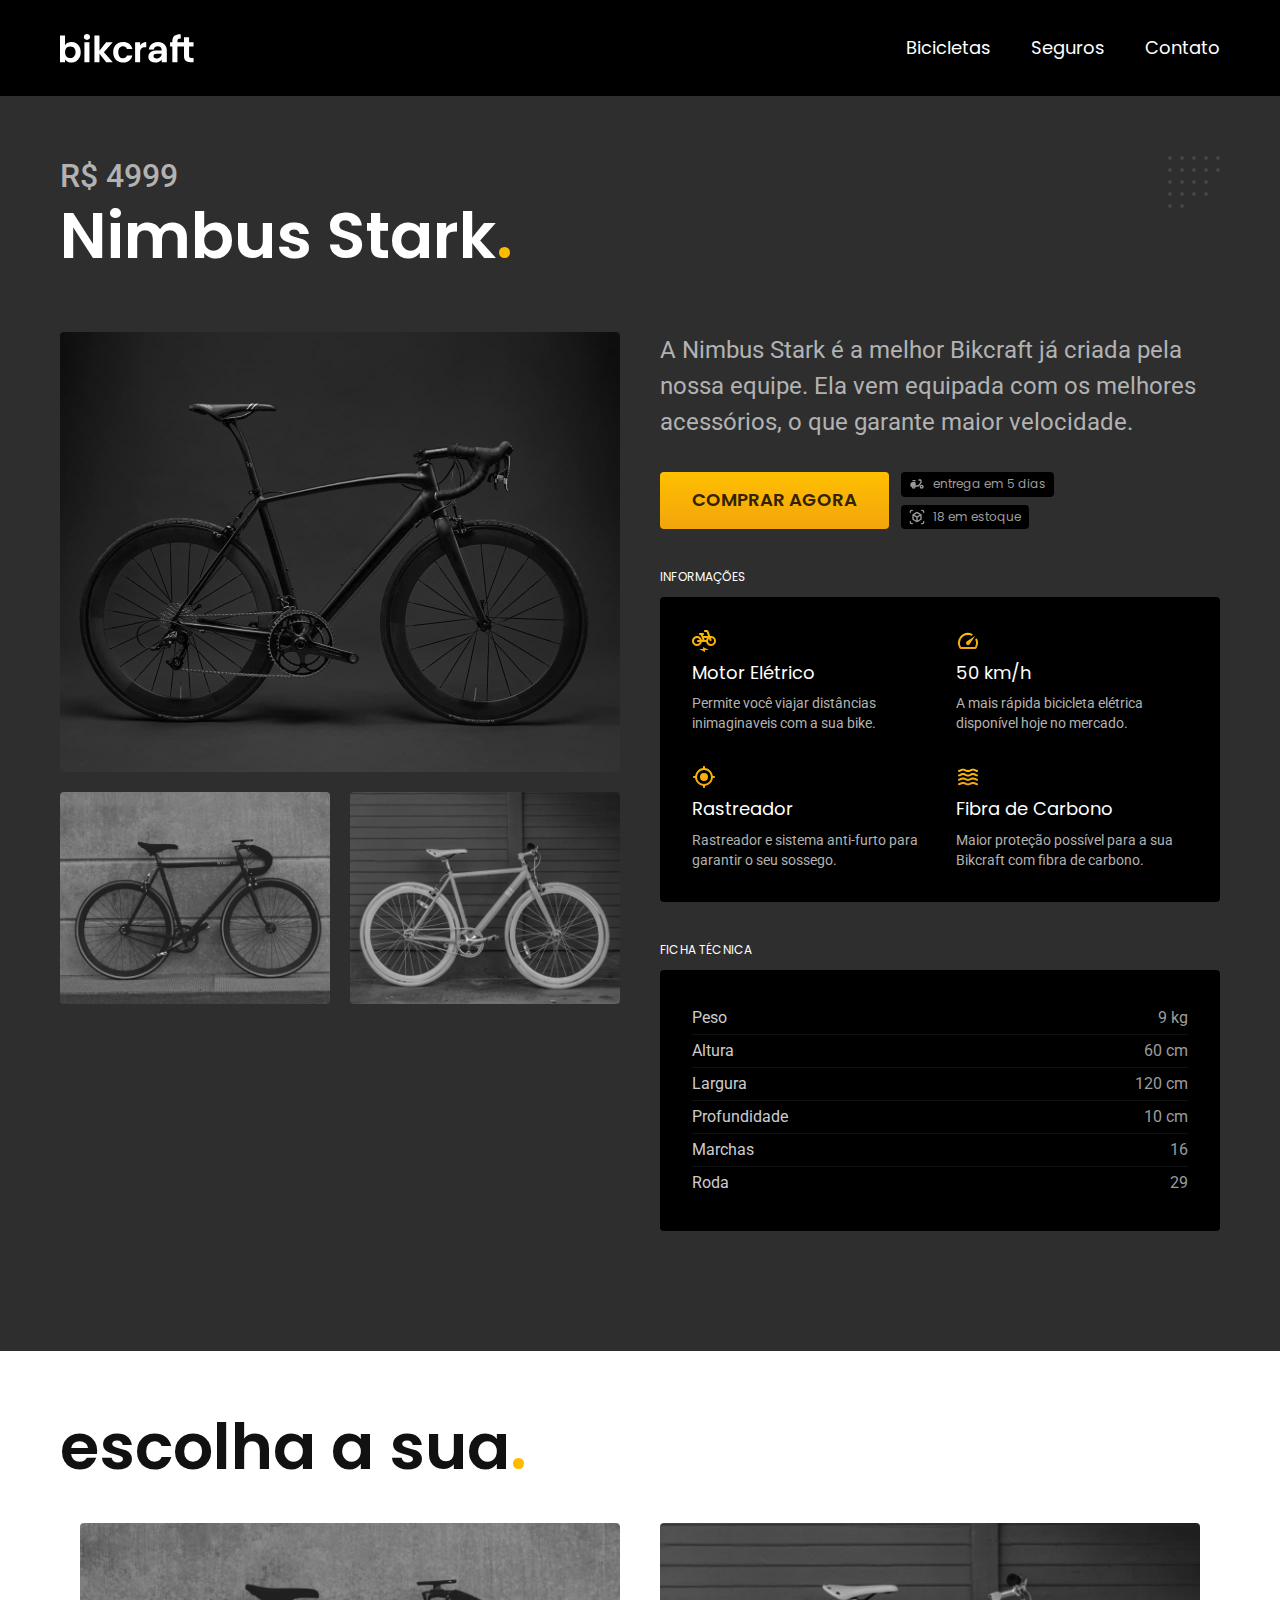
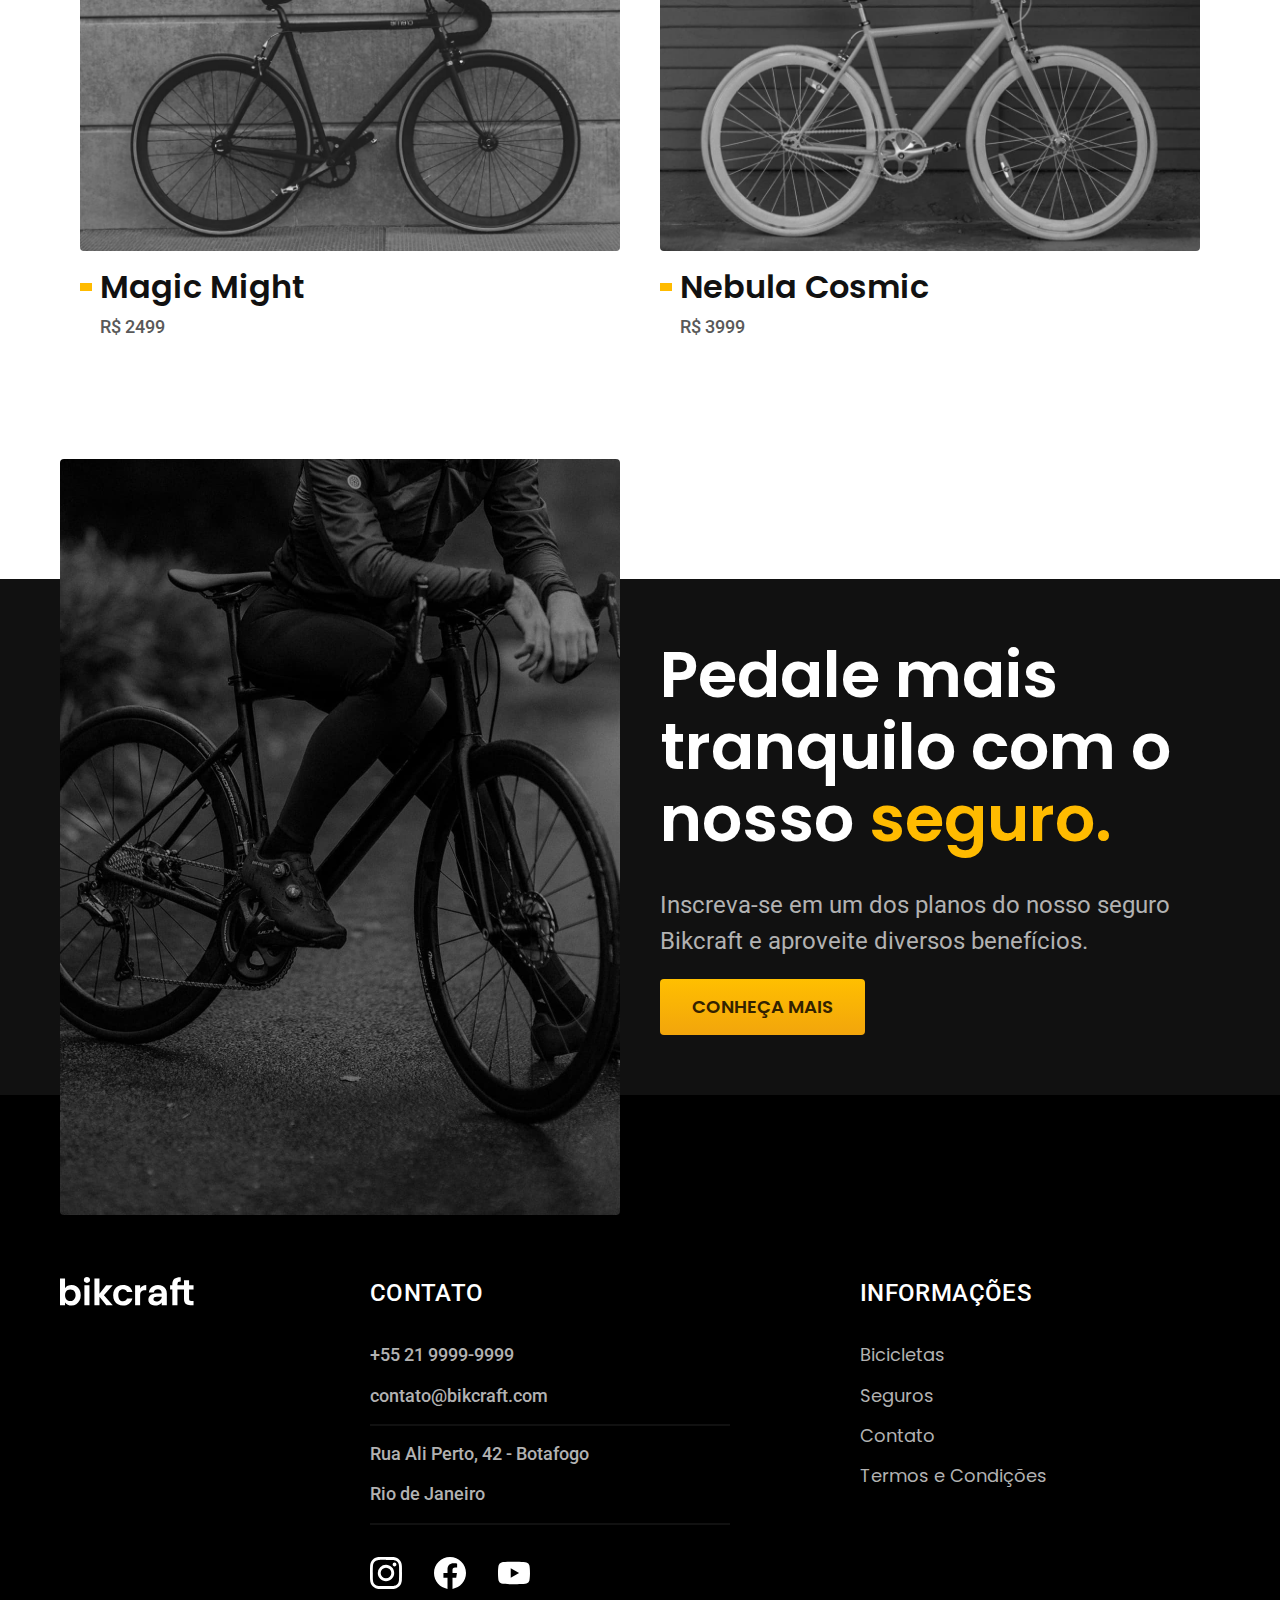
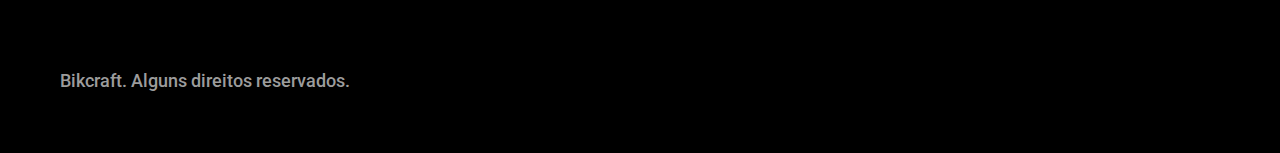
<file: bicicletas/nimbus.html>
<!DOCTYPE html>
<html lang="pt-br">

<head>
  <meta charset="UTF-8">
  <meta name="viewport" content="width=device-width, initial-scale=1.0">

  <title>Nimbus - Bikcraft</title>
  <meta name="description" content="Termos e condições.">
  <link rel="icon" href="/favicon.svg" type="image/svg+xml">
  <link rel="stylesheet" href="../css/style.min.css">

  <link rel="preconnect" href="https://fonts.googleapis.com">
  <link rel="preconnect" href="https://fonts.gstatic.com" crossorigin>
  <link href="https://fonts.googleapis.com/css2?family=Poppins:wght@400;600&family=Roboto:wght@400;500&display=swap" rel="stylesheet">
  <link rel="preconnect" href="https://fonts.googleapis.com">
  <link rel="preconnect" href="https://fonts.gstatic.com" crossorigin>
  <link href="https://fonts.googleapis.com/css2?family=Merriweather:ital,wght@1,900&display=swap" rel="stylesheet">
  <script>document.documentElement.classList.add('js')</script>
</head>

<body id="bicicleta">
  <header class="header-bg">
    <div class="header container">
      <a href="./">
        <img src="/img/bikcraft.svg" alt="Bikcraft">
      </a>

      <nav aria-label="primaria">
        <ul class="header-menu font-1-m cor-0">
          <li><a href="/bicicletas.html">Bicicletas</a></li>
          <li><a href="/seguros.html">Seguros</a></li>
          <li><a href="/contato.html">Contato</a></li>
        </ul>
      </nav>
    </div>
  </header>

  <main class="titulo-bg">
    <div>
      <div class="titulo container">
        <p class="font-2-xl cor-5">R$ 4999</p>
        <h1 class="font-1-xxl cor-0">Nimbus Stark<span class="cor-p1">.</span></h1>
      </div>
    </div>
    <div class="bicicleta container">
      <div class="bicicleta-imagens">
        <img src="/img/bicicleta/nimbus1.jpg" alt="Bicicleta 1">
        <img src="/img/bicicleta/nimbus2.jpg" alt="Bicicleta 2">
        <img src="/img/bicicleta/nimbus3.jpg" alt="Bicicleta 3">
      </div>
      <div class="bicicleta-conteudo">
        <p class="font-2-l cor-5">A Nimbus Stark é a melhor Bikcraft já criada pela nossa equipe. Ela vem equipada com os melhores acessórios, o que garante maior velocidade.</p>
        <div class="bicicleta-comprar">
          <a class="botao" href="../orcamento.html?tipo=bikcraft&produto=nimbus">Comprar Agora</a>
          <span class="font-1-xs cor-6"><img src="/img/icones/entrega.svg" alt=""> entrega em 5 dias</span>
          <span class="font-1-xs cor-6"><img src="/img/icones/estoque.svg" alt=""> 18 em estoque</span>
        </div>

        <h2 class="font-1-xs cor-0">Informações</h2>
        <ul class="bicicleta-informacoes">
          <li>
            <img src="/img/icones/eletrica.svg" alt="">
            <h3 class="font-1-m cor-0">Motor Elétrico</h3>
            <p class="font-2-xs cor-5">Permite você viajar distâncias inimaginaveis com a sua bike.</p>
          </li>
          <li>
            <img src="/img/icones/velocidade.svg" alt="">
            <h3 class="font-1-m cor-0">50 km/h</h3>
            <p class="font-2-xs cor-5">A mais rápida bicicleta elétrica disponível hoje no mercado.</p>
          </li>
          <li>
            <img src="/img/icones/rastreador.svg" alt="">
            <h3 class="font-1-m cor-0">Rastreador</h3>
            <p class="font-2-xs cor-5">Rastreador e sistema anti-furto para garantir o seu sossego.</p>
          </li>
          <li>
            <img src="/img/icones/carbono.svg" alt="">
            <h3 class="font-1-m cor-0">Fibra de Carbono</h3>
            <p class="font-2-xs cor-5">Maior proteção possível para a sua Bikcraft com fibra de carbono.</p>
          </li>
        </ul>
        <h2 class="font-1-xs cor-0">Ficha Técnica</h2>
        <ul class="bicicleta-ficha font-2-s cor-4">
          <li>Peso <span>9 kg</span></li>
          <li>Altura <span>60 cm</span></li>
          <li>Largura <span>120 cm</span></li>
          <li>Profundidade <span>10 cm</span></li>
          <li>Marchas <span>16</span></li>
          <li>Roda <span>29</span></li>
        </ul>
      </div>
    </div>
  </main>


  <article class="bicicletas-lista container">
    <h2 class="font-1-xxl">escolha a sua<span class="cor-p1">.</span></h2>

    <ul>
      <li>
        <a href="./magic.html">
          <img src="/img/bicicletas/magic.jpg" alt="Bicicleta preta">
          <h3 class="font-1-xl">Magic Might</h3>
          <span class="font-2-m cor-8">R$ 2499</span>
        </a>
      </li>
      <li>
        <a href="./nebula.html">
          <img src="/img/bicicletas/nebula.jpg" alt="Bicicleta preta">
          <h3 class="font-1-xl">Nebula Cosmic</h3>
          <span class="font-2-m cor-8">R$ 3999</span>
        </a>
      </li>
    </ul>
  </article>

  <article class="seguro-bg">
    <div class="seguro container">
      <div class="seguro-imagem">
        <img src="/img/bicicleta/seguros.jpg" alt="Pessoa parada em cima de uma bicicleta.">
      </div>
      <div class="seguro-conteudo">
        <h2 class="font-1-xxl cor-0">Pedale mais tranquilo com o nosso <span class="cor-p1">seguro.</span></h2>
        <p class="font-2-l cor-5">Inscreva-se em um dos planos do nosso seguro Bikcraft e aproveite diversos benefícios.</p>
        <a class="botao" href="../seguros.html">Conheça Mais</a>
      </div>
    </div>
  </article>

  <footer class="footer-bg">
    <div class="footer container">
      <img src="/img/bikcraft.svg" alt="Bikcraft">
      <div class="footer-contato">
        <h3 class="font-2-l-b cor-0">Contato</h3>
        <ul class="cor-5 font-2-m">
          <li><a href="tel:+552199999999">+55 21 9999-9999</a></li>
          <li><a href="mailto:contato@bikcraft.com">contato@bikcraft.com</a></li>
          <li>Rua Ali Perto, 42 - Botafogo</li>
          <li>Rio de Janeiro</li>
        </ul>
        <div class="footer-redes">
          <a href="./">
            <img src="/img/redes/instagram.svg" alt="Instagram">
          </a>
          <a href="./">
            <img src="/img/redes/facebook.svg" alt="Facebook">
          </a>
          <a href="./">
            <img src="/img/redes/youtube.svg" alt="Youtube">
          </a>
        </div>
      </div>
      <div class="footer-informacoes">
        <h3 class="font-2-l-b cor-0">Informações</h3>
        <nav>
          <ul class="font-1-m cor-5">
            <li><a href="/bicicletas.html">Bicicletas</a></li>
            <li><a href="/seguros.html">Seguros</a></li>
            <li><a href="/contato.html">Contato</a></li>
            <li><a href="/termos.html"></a>Termos e Condições</li>
          </ul>
        </nav>
      </div>
      <p class="footer-copy font-2-m cor-6">Bikcraft. Alguns direitos reservados. </p>
    </div>
  </footer>


  <script src="/js/script.js"></script>
</body>

</html>
</file>
<file: css/style.min.css>
.header-bg{background-color:var(--cor-12)}.header{display:flex;flex-wrap:wrap;gap:20px;justify-content:space-between;align-items:center;padding-top:20px;padding-bottom:20px}.header-menu{display:flex;flex-wrap:wrap;gap:40px}.header-menu a{color:var(--cor-0);display:inline-block;padding:16px 0;position:relative}.header-menu a:after{content:"";display:block;height:2px;width:0;background:var(--cor-0);margin-top:4px;transition:.3s;position:absolute}.header-menu a.ativo::after,.header-menu a:hover::after{width:100%}@media (max-width:800px){.header-menu{gap:20px}.header-menu a{background:var(--cor-11);padding:12px 16px;border-radius:4px}.header-menu a:hover{background-color:var(--cor-10)}.header a:after{display:none}}@media (max-width:600px){.header-menu{gap:12px}.header-menu a{padding:8px 12px;font-size:14px}}body{margin:0;font-family:Arial,Helvetica,sans-serif;color:var(--cor-11)}blockquote,dd,h1,h2,h3,h4,p,ul{margin:0}ul{padding:0;list-style:none}a{text-decoration:none;color:inherit}img{max-width:100%;height:auto;display:block}img[src$='.jpg']{border-radius:4px}.container{max-width:1200px;padding-left:20px;box-sizing:border-box;padding-right:20px;margin-left:auto;margin-right:auto}.botao{padding:16px 32px;background:linear-gradient(#ffbf00,#f2a50c);border-radius:4px;display:inline-block;box-shadow:0 1px 2px rgba (0,0,0,.1);text-transform:uppercase;color:var(--cor-p5);font:600 1.135rem/1.35 Poppins,sans-serif;max-width:max-content;border:none;cursor:pointer}.botao:hover{background:linear-gradient(#ffb60d,#e59317)}.botao.secundario{background:var(--cor-10);color:var(--cor-2)}.botao.seta{display:flex;align-items:center}.botao.seta:hover::after{transform:translateX(4px)}.botao.seta::after{content:"";display:inline-block;width:18px;height:10px;margin-left:12px;background:url("/img/icones/seta.svg");transition:transform .2s}.botao.secundario:hover{background:var(--cor-9)}@media (max-width:1200px){.botao{font-size:48px}.botao{font-size:18px}}@media (max-width:600px){.introducao a{padding:12px 16px;font-size:16px}}.link{display:inline-block;color:var(--cor-p1);font:500 1.5rem/1.5 Poppins,sans-serif}.link::after{content:"";display:block;width:100%;height:4px;background-color:currentColor}.link:hover{color:var(--cor-0)}.titulo-bg{padding-top:60px;background-color:var(--cor-11);padding-bottom:60px}.titulo{background:url("/img/dec/bottom-right.svg") no-repeat top right 20px}.titulo p{margin-bottom:4px}@media (max-width:800px){.titulo{padding-top:40px;padding-bottom:40px}.titulo p{font-size:1rem;text-transform:lowercase;font-weight:400}}.bicicletas-lista{padding-top:60px;padding-bottom:120px}.bicicletas-lista h2{margin-bottom:40px}.bicicletas-lista ul{display:flex;gap:40px;padding:0 20px;max-width:1400px;margin-left:auto;margin-right:auto;overflow:scroll}#bicicleta .bicicleta-lista ul{padding:0 0 20px 0}.bicicletas-lista li{flex:1;min-width:280px}.bicicletas-lista a{display:block}.bicicletas-lista h3::before{content:"";display:inline-block;height:8px;width:12px;margin-right:8px;background-color:var(--cor-p1);transition:.2s}.bicicletas-lista a:hover h3::before{width:24px}.bicicletas-lista img{margin-bottom:16px}.bicicletas-lista h3{margin-bottom:8px;display:flex;align-items:center}.bicicletas-lista h3::before{content:"";display:inline-block;background-color:var(--cor-p1);width:12px;height:8px;margin-right:8px}.bicicletas-lista li span{padding-left:20px}@media (max-width:800px){.bicicletas-lista{padding-bottom:60px}.bicicletas-lista ul{gap:20px}}.tecnologia-bg{background-color:var(--cor-11);box-shadow:inset 0 80px var(--cor-0),inset 0 -80px var(--cor-0)}.tecnologia{display:grid;grid-template-columns:1fr 1fr;gap:40px}.tecnologia-img img{width:100%;height:100%;object-fit:cover;object-position:left}.tecnologia-conteudo{padding-top:160px;padding-bottom:160px}.tecnologia-conteudo>span{margin-bottom:20px;display:block}.tecnologia-conteudo h2{margin-bottom:32px}.tecnologia-conteudo p{margin-bottom:10px}.tecnologia-conteudo a{margin-bottom:80px}.tecnologia-vantagens{display:flex;gap:40px}.tecnologia-vantagens h3{margin-bottom:8px;width:max-content}.tecnologia-vantagens img{width:24px;margin-bottom:8px}@media (max-width:800px){.tecnologia-bg{box-shadow:initial}.tecnologia{grid-template-columns:1fr}.tecnologia-conteudo{padding-top:60px;padding-bottom:60px}.tecnologia-img{display:none}.tecnologia a{margin-bottom:60px}}@media (max-width:600px){.tecnologia-vantagens{flex-direction:column}}.footer-bg{background-color:var(--cor-12)}.footer{display:grid;grid-template-columns:3fr 5fr 4fr;gap:40px;padding-top:60px;padding-bottom:60px}.footer h3{margin-bottom:32px}.footer-contato ul{margin-bottom:32px}.footer-contato li:nth-child(2n)::after{content:"";display:block;max-width:360px;width:100%;height:2px;background:var(--cor-11);margin-top:16px}.footer li{margin-bottom:16px}.footer-redes{display:flex;gap:32px}.footer a:hover{color:var(--cor-0)}.footer-copy{grid-column:1/-1;margin-top:40px}@media (max-width:800px){.footer>img{display:none}.footer{grid-template-columns:1fr 1fr}}@media (max-width:600px){.footer{grid-template-columns:1fr;gap:60px}.footer-copy{margin-top:0}}.introducao-bg{background-color:var(--cor-12);box-shadow:inset 0 -120px var(--cor-0)}.introducao{display:grid;grid-template-columns:1fr 1fr;gap:0 40px}.introducao-conteudo{align-self:end;padding-bottom:200px}.introducao img{height:100%;object-fit:cover;width:100%;border-radius:4px}.introducao-imagem{margin-bottom:-120px}.introducao h1{margin-bottom:32px;color:var(--cor-0)}.introducao h1 span{color:var(--cor-p1)}.introducao p{margin-bottom:20px}@media (max-width:800px){.introducao-bg{background:var(--cor-11);padding-top:40px;box-shadow:inset 0 -60px var(--cor-0)}.introducao{grid-template-columns:1fr;gap:32px}.introducao-conteudo{padding-bottom:0}.introducao h1{margin-bottom:16px}.introducao img{height:300px;width:100%}}.parceiros{padding:60px;padding-bottom:120px}.parceiros h2{margin-bottom:60px}.parceiros ul{padding:0 20px;max-width:1400px;margin:0 auto;display:grid;grid-template-columns:repeat(4,1fr)}.parceiros li{display:flex;padding:32px;border-left:2px solid var(--cor-2)}.parceiros img{margin:auto}.parceiros li:first-child,.parceiros li:nth-child(5){border-left:none}.parceiros li:nth-child(n+5){border-top:2px solid var(--cor-2)}@media (max-width:800px){.parceiros{padding-bottom:60px}.parceiros li{padding:20px}.parceiros h2{margin-bottom:20px}.parceiros ul{grid-template-columns:repeat(2,1fr)}.parceiros li:nth-child(n+3){border-top:2px solid var(--cor-2)}.parceiros li:nth-child(odd){border-left:none}}.depoimento{display:grid;grid-template-columns:1fr 1fr;background-color:var(--cor-p1)}.depoimento img{width:100%;height:100%;object-fit:cover;border-radius:0}.depoimento-conteudo{padding:40px 40px 80px 80px;align-self:end;background:url("/img/dec/bottom-right-p.svg") no-repeat bottom 40px right 40px}.depoimento-conteudo p{font-family:Merriweather,serif;font-style:italic;font-weight:900;margin-bottom:32px;max-width:32ch;position:relative}.depoimento p::before{content:"“";font-size:5rem;color:var(--cor-p2);position:absolute;left:-50px;height:-20px}.depoimento p::after{content:"”";font-size:5rem;color:var(--cor-p2);position:absolute}@media (max-width:800px){.depoimento{grid-template-columns:1fr;text-align:center}.depoimento-conteudo{padding:40px 20px;justify-self:center}.depoimento img{max-width:500px}}@media (min-width:1200px){.depoimentoimg{max-height:520px}}.seguros-bg{background:var(--cor-10)}.titulo-bg{background:var(--cor-10)}.seguros{padding-bottom:60px;display:grid;grid-template-columns:1fr 1fr;gap:40px;align-items:center}#seguros .seguros{padding-top:0}.seguros h2{grid-column:1/-1}.seguros-item{background-color:var(--cor-12);padding:32px 32px 32px 60px;display:grid;grid-template-columns:1fr auto;border-radius:4px}.seguros-item h3{margin-bottom:40px}.seguros-item span{grid-column:2;display:block;text-align:right}.seguros-item ul{grid-column:1/-1;margin-bottom:32px}.seguros-item li+li{margin-top:20px}.seguros-item li::before{content:"";display:inline-block;width:13px;height:9px;background-image:url("../../img/icones/lista.svg");position:absolute;left:-21px}.seguros-item a{grid-column:1/-1}.seguros-item li{display:flex;align-items:center;position:relative}@media (max-width:800px){.seguros{grid-template-columns:1fr}}.font-1-xs{font:400 0.75rem/1.35 Poppins,sans-serif}.font-2-xs{font:400 0.875rem/1.43 Roboto,sans-serif}.font-1-s{font:400 1rem/1.5 Poppins,sans-serif}.font-2-s{font:400 1rem/1.5 Roboto,sans-serif}.font-1-m,.font-1-m-b{font:400 1.125rem/1.35 Poppins,sans-serif}.font-1-m-b{font-weight:600}.font-2-m{font:500 1.125rem/1.35 Roboto,sans-serif}.font-1-l{font:400 1.5rem/1.5 Poppins,sans-serif}.font-2-l,.font-2-l-b{font:400 1.5rem/1.5 Roboto,sans-serif}.font-2-l-b{font-weight:500;letter-spacing:.015em;text-transform:uppercase}.font-1-xl{font:600 2rem/1.25 Poppins,sans-serif}.font-2-xl{font:500 2rem/1.25 Roboto,sans-serif}.font-1-xxl{font:600 4rem/1.125 Poppins,sans-serif}@media (max-width:1200px){.font-1-xxl{font-size:3rem}.font-2-l,.font-2-l-b{font-size:1.125rem}}@media (max-width:800px){.font-1-xxl{font-size:2rem}.font-1-xl,.font-2-xl{font-size:1.5rem}}:root{--cor-0:#ffffff;--cor-1:#f7f7f7;--cor-2:#ededed;--cor-3:#dedede;--cor-4:#cccccc;--cor-5:#b2b2b2;--cor-6:#9c9c9c;--cor-7:#717171;--cor-8:#595959;--cor-9:#404040;--cor-10:#2e2e2e;--cor-11:#111111;--cor-12:#000000;--cor-p1:#ffbb00;--cor-p2:#e4a30b;--cor-p3:#a66f00;--cor-p4:#664400;--cor-p5:#332200}.cor-0{color:var(--cor-0)}.cor-1{color:var(--cor-1)}.cor-2{color:var(--cor-2)}.cor-3{color:var(--cor-3)}.cor-4{color:var(--cor-4)}.cor-5{color:var(--cor-5)}.cor-6{color:var(--cor-6)}.cor-7{color:var(--cor-7)}.cor-8{color:var(--cor-8)}.cor-9{color:var(--cor-9)}.cor-10{color:var(--cor-10)}.color-11{color:var(--cor-11)}.cor-12{color:var(--cor-12)}.cor-p1{color:var(--cor-p1)}.cor-p2{color:var(--cor-p2)}.cor-p3{color:var(--cor-p3)}.cor-p4{color:var(--cor-p4)}.cor-p5{color:var(--cor-p5)}.termos h2{font-weight:600;margin-bottom:20px}.termos{padding-top:80px;padding-bottom:80px}.termos p+h2{margin-top:40px}.termos p{margin-bottom:24px;max-width:75ch}.bicicletas-bg{background:linear-gradient(to right,var(--cor-0) 30%,var(--cor-11) 0)}.bicicletas{display:grid;grid-template-columns:1fr 1fr;gap:40px;padding-top:60px;padding-bottom:60px;background:url("/img/dec/bottom-right.svg") no-repeat top 40px right 20px}.bicicletas-imagem{display:grid}.bicicletas-imagem img{grid-area:1/1}.bicicletas-imagem span{grid-area:1/1;place-self:start end;margin-top:20px;background:var(--cor-12);display:inline-block;padding:8px 16px 8px 8px;border-radius:4px 0 0 4px}.bicicletas-conteudo{display:grid;grid-template-columns:1fr auto;align-content:start}.bicicletas h2,.bicicletas p{grid-column:1/-1}.bicicletas h2{margin-bottom:20px}.bicicletas h2::before{content:"";display:block;width:12px;height:8px;background-color:var(--cor-p1);margin-bottom:8px}.bicicletas p{margin-bottom:32px}.bicicletas a{place-self:end}.bicicletas li{display:flex;align-items:center}.bicicletas ul{display:grid;gap:16px}.bicicletas-conteudo img{width:24px;margin-right:8px}@media (max-width:800px){.bicicletas-bg{background:var(--cor-11)}.bicicletas{grid-template-columns:1fr;gap:20px;padding-top:40px;padding-bottom:40px}}@media (max-width:600px){.bicicletas-conteudo{grid-template-columns:1fr}.bicicletas ul{font-size:1rem;grid-template-columns:1fr 1fr;margin-bottom:32px}.bicicletas a{place-self:start}}.vantagens-bg{background-color:var(--cor-12)}.vantagens{padding-top:120px;padding-bottom:120px}.vantagens h2{margin-bottom:60px}.vantagens ul{display:grid;grid-template-columns:repeat(auto-fit,minmax(280px,max-content));gap:40px 80px}.vantagens h3,.vantagens img{margin-bottom:8px}@media (max-width:800px){.vantagens{padding-top:60px;padding-bottom:60px}.vantagens h2{margin-bottom:40px}.vantagensul{gap:20px}}.perguntas{padding-top:120px;padding-bottom:120px}.perguntas h2{margin-bottom:60px}.perguntas dl>div{padding:20px;border-radius:4px}.perguntas dl>div:nth-child(odd){background-color:var(--cor-1)}.perguntas button{display:grid;grid-template-columns:auto 1fr auto;align-items:center;gap:8px;cursor:pointer;border:none;background:0 0;width:100%;text-align:left}.perguntas button::before{content:"";display:inline-block;width:12px;height:8px;background-color:var(--cor-p1)}.perguntas button::after{content:"";display:inline-block;width:14px;height:6px;background:url("/img/icones/seta-abrir.svg");transition:.3s}.perguntas button:hover::after,.perguntas button[aria-expanded=true]::after{transform:rotate(180deg)}.js .perguntas dd{display:none}.js .perguntas dd.ativa{display:block}.perguntas dd{padding-left:20px;padding-top:16px;max-width:80ch}@media (max-width:800px){.perguntas{padding-top:60px;padding-bottom:60px}.perguntas h2{margin-bottom:40px}}.bicicleta{display:grid;grid-template-columns:1fr 1fr;align-items:start;gap:40px;padding-top:60px;padding-bottom:60px}#bicicleta .titulo p{text-transform:uppercase}.bicicleta-imagens{display:flex;flex-wrap:wrap;gap:20px}.bicicleta-imagens img{flex:1;min-width:200px}.bicicleta-imagens img:first-child{min-width:100%}.bicicleta-conteudo>p{margin-bottom:32px}.bicicleta-comprar{display:grid;grid-template-columns:max-content auto;align-items:center;justify-items:start;gap:8px 12px;margin-bottom:40px}.bicicleta-comprar a{grid-row:span 2}.bicicleta-comprar span{display:flex;align-items:center;background-color:var(--cor-12);gap:8px;padding:4px 8px;border-radius:4px}.bicicleta-conteudo h2{text-transform:uppercase;letter-spacing:.015em;margin-bottom:12px}.bicicleta-ficha,.bicicleta-informacoes{padding:32px;background-color:var(--cor-12);border-radius:4px}.bicicleta-informacoes{margin-bottom:40px;display:grid;grid-template-columns:1fr 1fr;gap:32px}.bicicleta-informacoes img{width:24px;margin-bottom:8px}.bicicleta-informacoes h3{margin-bottom:8px}.bicicleta-ficha li{padding:4px 0;display:flex;justify-content:space-between;border-bottom:1px solid var(--cor-11)}.bicicleta-ficha li:last-child{border-bottom:none}.bicicleta-ficha span{color:var(--cor-6)}@media (max-width:800px){.bicicleta{grid-template-columns:1fr;padding-top:40px;padding-bottom:40px}.bicicleta-imagens{grid-row:2}}@media (max-width:400px){.bicicleta-informacoes{grid-template-columns:1fr}.bicicleta-comprar{grid-template-columns:1fr}}.seguro-bg{background-color:var(--cor-11);box-shadow:inset 0 120px var(--cor-0),inset 0 -120px var(--cor-12)}.seguro{display:grid;grid-template-columns:1fr 1fr;gap:40px}.seguro-imagem img{width:100%;height:100%;object-fit:cover}.seguro-conteudo{padding-top:180px;padding-bottom:180px}.seguro h2{margin-bottom:32px}.seguro p{margin-bottom:20px}@media (max-width:800px){.seguro-bg{box-shadow:inset 0 -60px var(--cor-12)}.seguro{grid-template-columns:1fr}.seguro-conteudo{grid-row:1;padding-top:40px;padding-bottom:0}}.form{display:grid;grid-template-columns:1fr 1fr;gap:20px}.form label{display:block;font:600 1rem/1.5 Poppins,sans-serif;margin-bottom:4px}.form input[type=email],.form input[type=text],.form textarea{font:400 1rem/1.5 Roboto,sans-serif;background:var(--cor-1);border:1px solid var(--cor-2);padding:12px;border-radius:4px;width:100%;box-sizing:border-box}.form input[type=email]:focus,.form textarea:focus,form input[type=text]:focus{outline:0;border-color:var(--cor-p1);background:var(--cor-0);box-shadow:0 0 0 2px #fea}.form .col-2{grid-column:span 2}@media (max-width:600px){.form{grid-template-columns:1fr}.form .col-2{grid-column:1}}#contato{background:linear-gradient(var(--cor-11) 600px,var(--cor-1) 0)}.contato{display:grid;grid-template-columns:5fr 7fr}.contato-dados,.contato-formulario{padding:60px;box-shadow:0 1px 2px rgba(0,0,0,.1)}.contato-dados{border-radius:5px 0 0 5px;background:var(--cor-12)}.contato-formulario{border-radius:0 5px 5px 0;background:var(--cor-0);background:url("/img/dec/bottom-right.svg") no-repeat bottom 20px right 20px}.contato-dados h2{margin-bottom:60px}.contato-endereco{margin-bottom:32px;padding-left:28px;background:url("/img/icones/local.svg") no-repeat 0 2px}.contato-endereco p{margin-bottom:8px}.contato-meios a{display:block;max-width:max-content;margin-bottom:8px;padding-left:28px}.contato-meios a:hover{color:var(--cor-0)}.contato-meios a:first-child{background:url("/img/icones/email.svg") no-repeat 0 2px}.contato-meios a:nth-child(2){margin-bottom:32px}.contato-meios a:nth-child(3){background:url("/img/icones/telefone.svg") no-repeat 0 2px;margin-bottom:60px}.contato-redes{display:flex;gap:32px;padding-left:28px}@media (max-width:800px){.contato{grid-template-columns:1fr}.contato-dados,.contato-formulario{padding:20px}.contato-dados{border-radius:5px 5px 0 0}.contato-formulario{border-radius:0 0 5px 5px}.contato-dados h2,.contato-meios a:nth-child(3){margin-bottom:32px}.contato-meios a:nth-child(3){background:url("/img/icones/telefone.svg") no-repeat 0 2px;margin-bottom:32px}.contato-redes{margin-bottom:12px}}.lojas{display:grid;grid-template-columns:1fr 1fr;gap:0 40px;padding-top:120px;padding-bottom:120px}.lojas h2{grid-column:1/-1;margin-bottom:60px}.lojas img{border-radius:4px 4px 0 0}.lojas-item{border-radius:4px;background:var(--cor-0);box-shadow:0 1px 2px rgba(0,0,0,.1)}.lojas-conteudo{display:grid;grid-template-columns:1fr 1fr;gap:32px 16px;padding:32px}.lojas-conteudo h3,.lojas-tempo{grid-column:1/-1}.lojas-dados{display:grid;gap:8px;border-left:2px solid var(--cor-2);padding-left:12px}.lojas-tempo{display:flex;align-items:center;gap:8px}@media (max-width:800px){.lojas{gap:20px;padding-top:60px;padding-bottom:60px}.lojas h2{margin-bottom:32px}.lojas-conteudo{grid-template-columns:1fr}}@media (max-width:600px){.lojas{grid-template-columns:1fr}}#orcamento{background:linear-gradient(var(--cor-11) 600px,var(--cor-1) 0)}.orcamento{display:grid;grid-template-columns:5fr 7fr;padding-bottom:120px}.orcamento h2{text-transform:uppercase;position:relative;display:flex;align-items:center}.orcamento h2::before{content:"";display:inline-block;width:4px;height:8px;background-color:var(--cor-p1);position:absolute;left:-12px}.orcamento-dados,.orcamento-produto{padding:60px;box-shadow:0 1px 2px rgba(0,0,0,.1)}.orcamento-produto{border-radius:5px 0 0 5px;background:var(--cor-12);display:grid;grid-template-columns:1fr 1fr;gap:20px;align-content:start}.orcamento-produto>*{grid-column:1/-1}.orcamento-produto>label{grid-column:initial}.orcamento-produto label{font:400 1rem/1.5 Poppins,sans-serif;color:var(--cor-4);background-color:var(--cor-10);padding:12px 16px;border-radius:4px;cursor:pointer;display:grid;grid-template-columns:auto 1fr auto;align-items:center;border:1px solid var(--cor-10)}.orcamento-produto input:checked+label{background:var(--cor-0);color:var(--cor-11)}.orcamento-produto label::before{content:"";display:inline-block;box-sizing:border-box;width:12px;height:12px;border:1px solid var(--cor-6);border-radius:50%;margin-right:8px}.orcamento-produto input:checked+label::before{border-color:var(--cor-7);box-shadow:inset 0 0 0 3px var(--cor-0),inset 0 0 0 6px var(--cor-7)}.orcamento-produto label:hover{background-color:var(--cor-9);border-color:var(--cor-9)}.orcamento-produto input:focus+label{box-shadow:0 0 0 2px var(--cor-p1);border-color:var(--cor-12)}.orcamento-produto label span{display:none}.orcamento-produto input:checked+label span{display:inline-block}.orcamento-produto input{opacity:0;position:absolute;pointer-events:none}.orcamento-dados{border-radius:0 5px 5px 0;background:var(--cor-0) url("/img/dec/bottom-right.svg") no-repeat bottom 20px right 20px}.orcamento-conteudo{display:none}.orcamento-conteudo h2,.orcamento-dados h2:nth-of-type(n+2){margin-top:20px}#bikcraft:checked~#orcamento-bikcraft,#seguro:checked~#orcamento-seguro{display:grid;gap:20px}.orcamento-detalhes{display:none;background:var(--cor-0);padding:20px;grid-template-columns:1fr 1fr;border-radius:4px;align-items:center}.orcamento-detalhes li{display:flex;align-items:center;margin-bottom:8px}.orcamento-detalhes li img{width:16px;margin-right:8px}.orcamento-produto input:checked+label+.orcamento-detalhes{display:grid}@media (max-width:1200px){.orcamento-dados,.orcamento-produto{padding:32px}}@media (max-width:800px){.orcamento{grid-template-columns:1fr}.orcamento-produto{border-radius:5px 5px 0 0;background:var(--cor12)}.orcamento-dados{border-radius:0 0 5px 5px}}@media (max-width:400px){.orcamento-produto{grid-template-columns:1fr}}.js .fadeInDown{transform:translate3d(0,-20px,0)}.js .fadeInUp{transform:translate3d(0,20px,0)}.js .fadeInRight{transform:translate3d(20px,0,0)}.js .fadeInLeft{transform:translate3d(-20px,0,0)}.js [data-anime]{opacity:0}.js .anime{opacity:1;transform:none;transition:transform .8s,opacity .8s}
</file>
